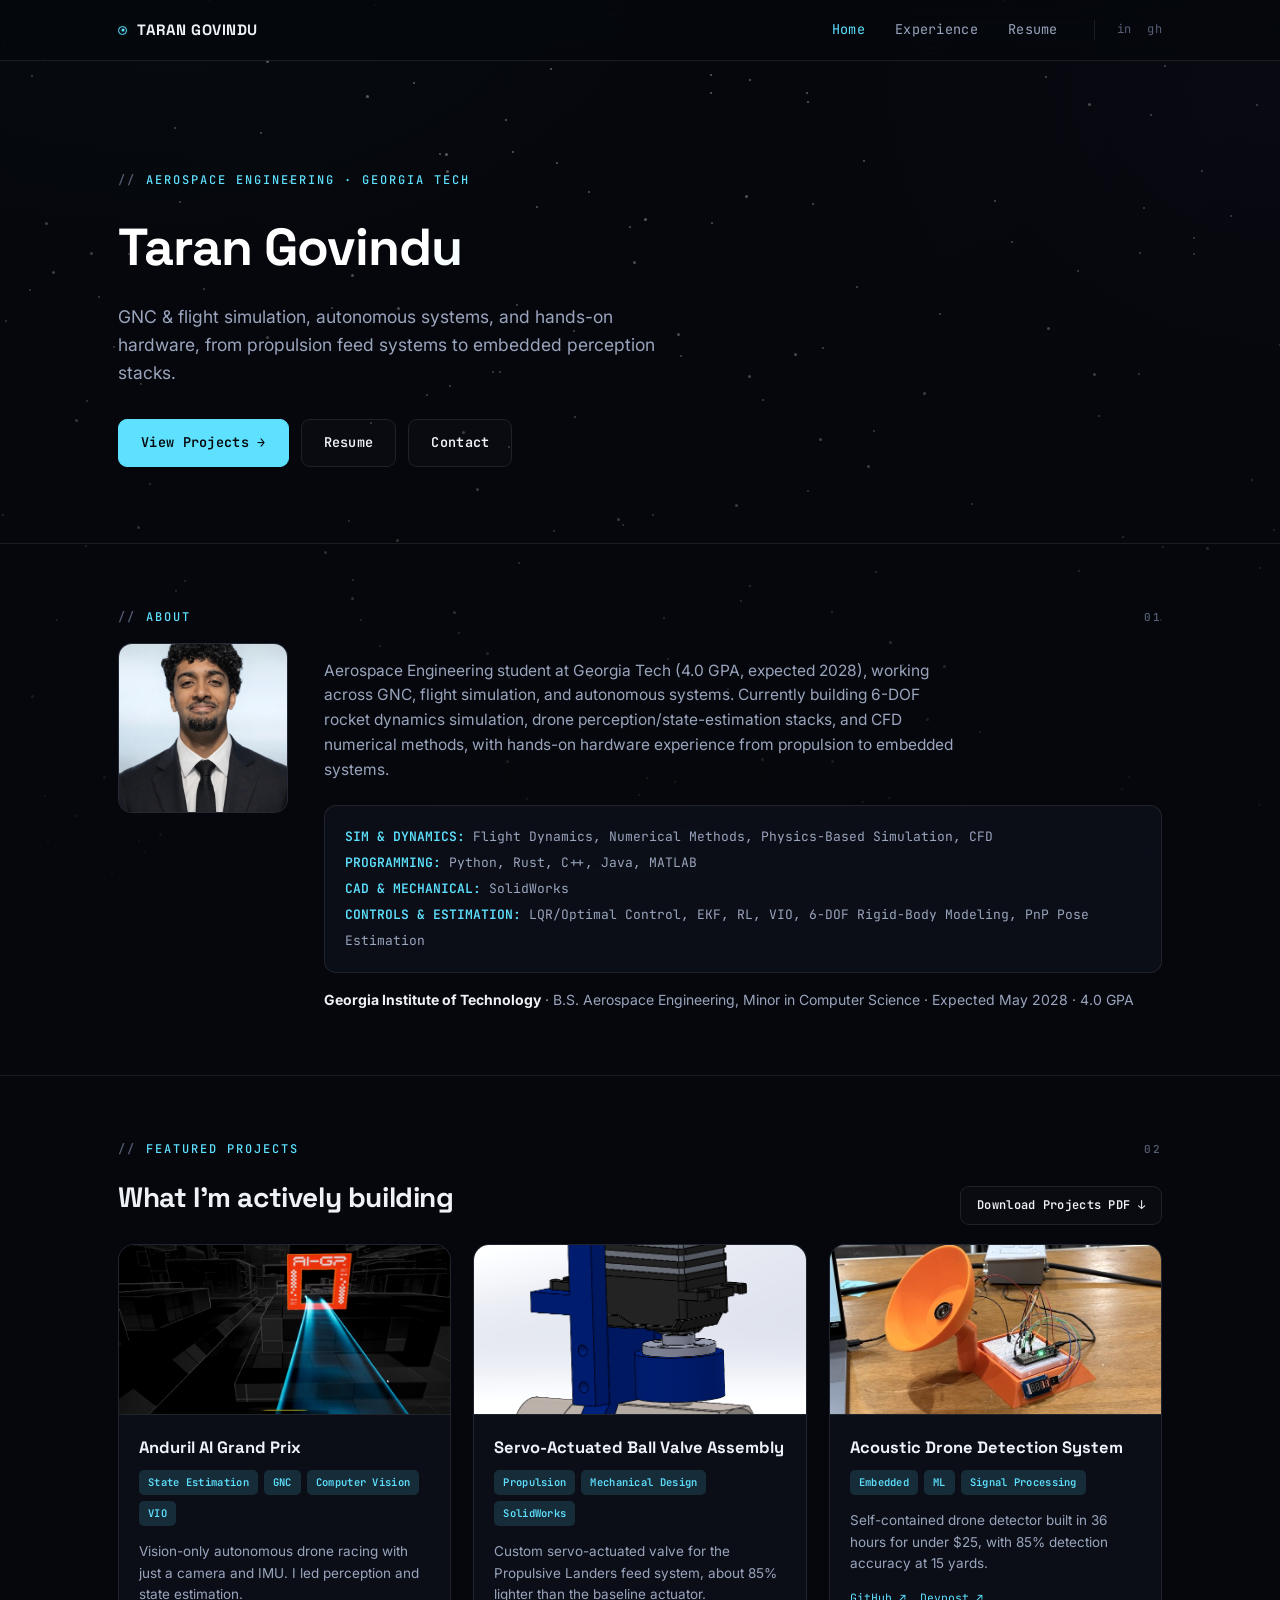
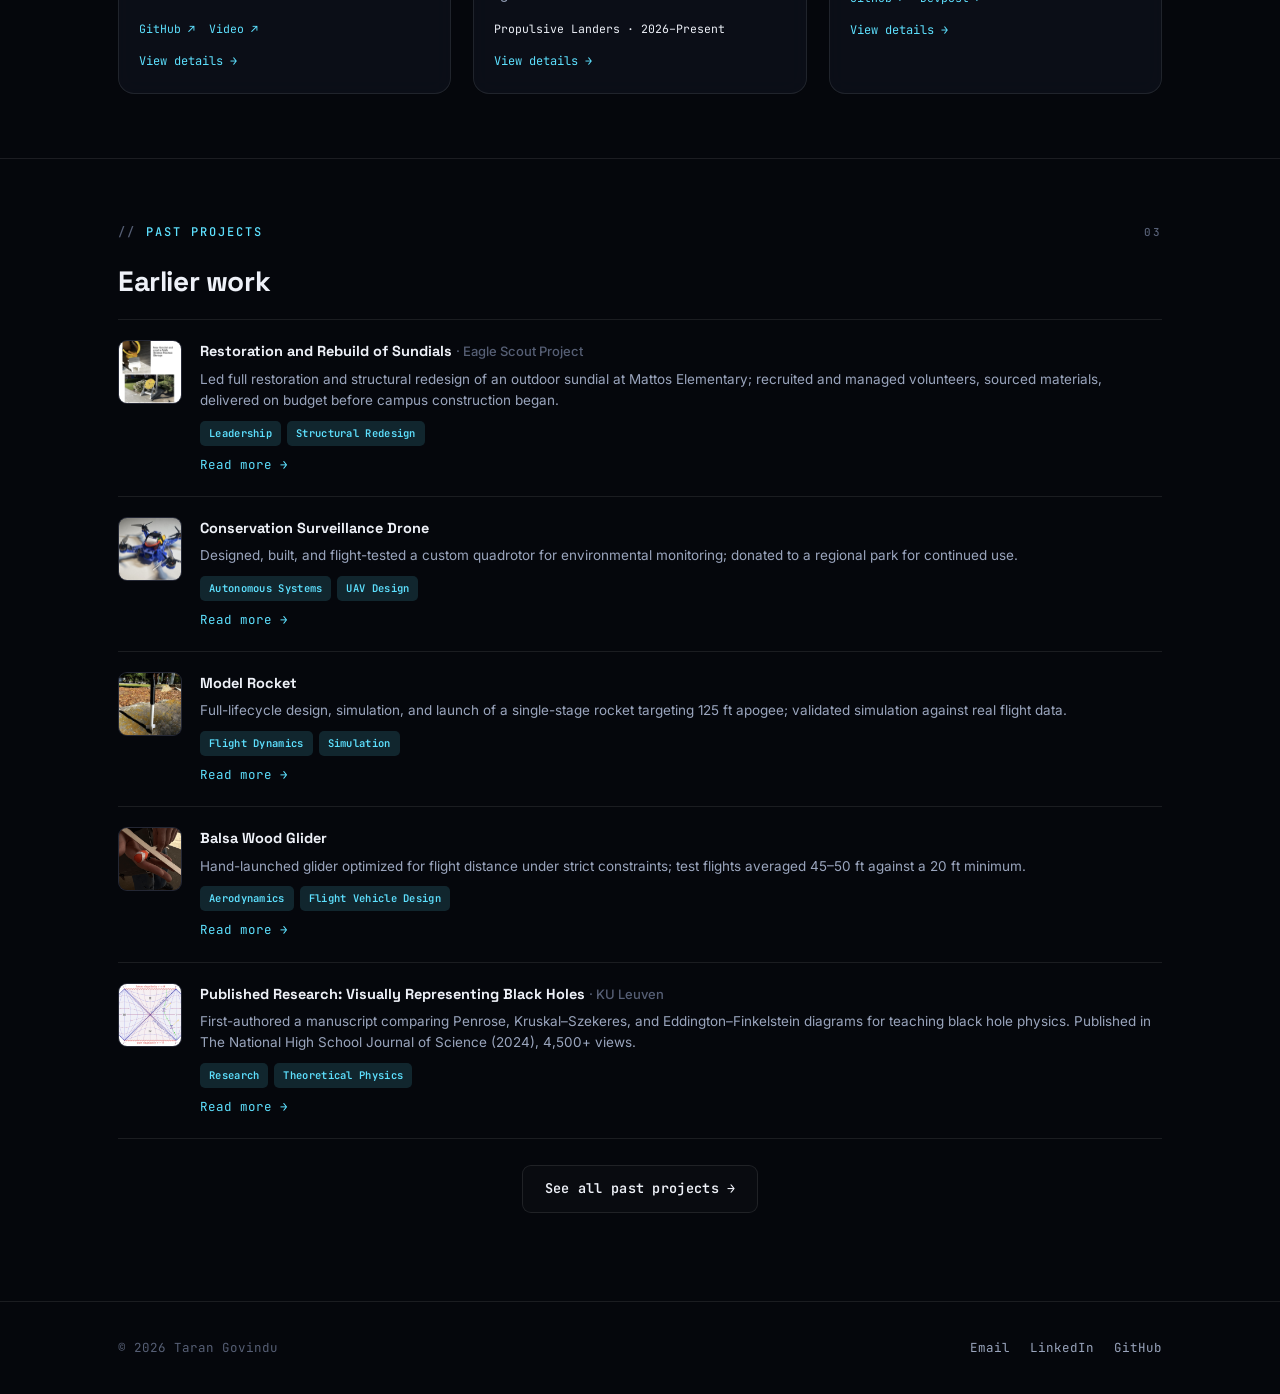
<file: index.html>
<!DOCTYPE html>
<html lang="en">
<head>
<meta charset="UTF-8">
<meta name="viewport" content="width=device-width, initial-scale=1.0">
<title>Taran Govindu | Aerospace Engineer</title>
<link rel="preconnect" href="https://fonts.googleapis.com">
<link href="https://fonts.googleapis.com/css2?family=Inter:wght@400;500;600;700&family=Space+Grotesk:wght@500;600;700&family=JetBrains+Mono:wght@400;500;600&display=swap" rel="stylesheet">
<link rel="stylesheet" href="style.css">
</head>
<body>

<div class="space-bg">
  <div class="stars-layer stars-small"></div>
  <div class="stars-layer stars-med"></div>
  <div class="stars-layer stars-big"></div>
  <div class="vignette"></div>
</div>

<nav>
  <div class="nav-inner">
    <div class="brand"><span class="orbit"></span>TARAN GOVINDU</div>
    <div class="nav-links">
      <a href="index.html" class="active">Home</a>
      <a href="experience.html">Experience</a>
      <a href="resume.html">Resume</a>
      <div class="nav-icons">
        <a href="https://www.linkedin.com/in/taran-govindu/" target="_blank">in</a>
        <a href="https://github.com/Gowindude" target="_blank">gh</a>
      </div>
    </div>
  </div>
</nav>

<header class="hero">
  <div class="wrap">
    <div class="eyebrow">Aerospace Engineering · Georgia Tech</div>
    <h1>Taran Govindu</h1>
    <p class="tagline">GNC &amp; flight simulation, autonomous systems, and hands-on hardware, from propulsion feed systems to embedded perception stacks.</p>
    <div class="hero-ctas">
      <a class="btn btn-primary" href="#projects">View Projects →</a>
      <a class="btn btn-ghost" href="resume.html">Resume</a>
      <a class="btn btn-ghost" href="mailto:tgovindu6@gatech.edu">Contact</a>
    </div>
  </div>
</header>

<section class="bordered">
  <div class="wrap">
    <div class="eyebrow">About <span class="idx">01</span></div>
    <div class="about-grid">
      <div class="about-photo"><img src="img/profile.png" alt="Taran Govindu"></div>
      <div>
        <p class="about-text">Aerospace Engineering student at Georgia Tech (4.0 GPA, expected 2028), working across GNC, flight simulation, and autonomous systems. Currently building 6-DOF rocket dynamics simulation, drone perception/state-estimation stacks, and CFD numerical methods, with hands-on hardware experience from propulsion to embedded systems.</p>
        <div class="skills-line">
          <b>SIM &amp; DYNAMICS:</b> Flight Dynamics, Numerical Methods, Physics-Based Simulation, CFD<br>
          <b>PROGRAMMING:</b> Python, Rust, C++, Java, MATLAB<br>
          <b>CAD &amp; MECHANICAL:</b> SolidWorks<br>
          <b>CONTROLS &amp; ESTIMATION:</b> LQR/Optimal Control, EKF, RL, VIO, 6-DOF Rigid-Body Modeling, PnP Pose Estimation
        </div>
        <div class="edu-line"><b>Georgia Institute of Technology</b> · B.S. Aerospace Engineering, Minor in Computer Science · Expected May 2028 · 4.0 GPA</div>
      </div>
    </div>
  </div>
</section>

<section class="bordered" id="projects">
  <div class="wrap">
    <div class="eyebrow">Featured Projects <span class="idx">02</span></div>
    <div class="section-title-row">
      <div class="section-title">What I'm actively building</div>
      <a class="btn btn-ghost btn-sm" href="assets/TaranGovindu-Projects.pdf" download>Download Projects PDF ↓</a>
    </div>

    <div class="project-grid">

      <!-- ANDURIL -->
      <div class="pcard" data-modal="modal-anduril">
        <div class="pcard-thumb"><img src="img/anduril-1.jpg" alt="Anduril AI Grand Prix gate detection overlay"></div>
        <div class="pcard-body">
          <h3>Anduril AI Grand Prix</h3>
          <div class="tags">
            <span class="tag">State Estimation</span><span class="tag">GNC</span><span class="tag">Computer Vision</span><span class="tag">VIO</span>
          </div>
          <p class="pcard-summary">Vision-only autonomous drone racing with just a camera and IMU. I led perception and state estimation.</p>
          <div class="pcard-links">
            <a href="https://github.com/ayushc121/AndurilGP" target="_blank" onclick="event.stopPropagation()">GitHub ↗</a>
            <a href="https://www.youtube.com/watch?v=HfdJw55CZkQ" target="_blank" onclick="event.stopPropagation()">Video ↗</a>
          </div>
          <div class="view-details">View details →</div>
        </div>
      </div>

      <!-- SERVO VALVE -->
      <div class="pcard" data-modal="modal-servo">
        <div class="pcard-thumb"><img src="img/servo-1.png" alt="Servo-actuated ball valve assembly"></div>
        <div class="pcard-body">
          <h3>Servo-Actuated Ball Valve Assembly</h3>
          <div class="tags">
            <span class="tag">Propulsion</span><span class="tag">Mechanical Design</span><span class="tag">SolidWorks</span>
          </div>
          <p class="pcard-summary">Custom servo-actuated valve for the Propulsive Landers feed system, about 85% lighter than the baseline actuator.</p>
          <div class="pcard-links">
            <span>Propulsive Landers · 2026–Present</span>
          </div>
          <div class="view-details">View details →</div>
        </div>
      </div>

      <!-- ACOUSTIC DRONE -->
      <div class="pcard" data-modal="modal-acoustic">
        <div class="pcard-thumb"><img src="img/acoustic-1.jpeg" alt="Acoustic drone detection system"></div>
        <div class="pcard-body">
          <h3>Acoustic Drone Detection System</h3>
          <div class="tags">
            <span class="tag">Embedded</span><span class="tag">ML</span><span class="tag">Signal Processing</span>
          </div>
          <p class="pcard-summary">Self-contained drone detector built in 36 hours for under $25, with 85% detection accuracy at 15 yards.</p>
          <div class="pcard-links">
            <a href="https://github.com/ayushc121/starkHacks" target="_blank" onclick="event.stopPropagation()">GitHub ↗</a>
            <a href="https://devpost.com/software/omen-1k92c5" target="_blank" onclick="event.stopPropagation()">Devpost ↗</a>
          </div>
          <div class="view-details">View details →</div>
        </div>
      </div>

    </div>
  </div>
</section>

<section>
  <div class="wrap">
    <div class="eyebrow">Past Projects <span class="idx">03</span></div>
    <div class="section-title">Earlier work</div>
    <div class="past-list">

      <div class="past-row">
        <div class="past-thumb"><img src="img/sundial-1.png" alt="Restored sundial"></div>
        <div>
          <h4>Restoration and Rebuild of Sundials <span class="meta-tag">· Eagle Scout Project</span></h4>
          <p>Led full restoration and structural redesign of an outdoor sundial at Mattos Elementary; recruited and managed volunteers, sourced materials, delivered on budget before campus construction began.</p>
          <div class="tags"><span class="tag">Leadership</span><span class="tag">Structural Redesign</span></div>
          <a class="read-more" href="past-projects.html#sundials">Read more →</a>
        </div>
      </div>

      <div class="past-row">
        <div class="past-thumb"><img src="img/drone-1.jpg" alt="Conservation surveillance drone"></div>
        <div>
          <h4>Conservation Surveillance Drone</h4>
          <p>Designed, built, and flight-tested a custom quadrotor for environmental monitoring; donated to a regional park for continued use.</p>
          <div class="tags"><span class="tag">Autonomous Systems</span><span class="tag">UAV Design</span></div>
          <a class="read-more" href="past-projects.html#conservation-drone">Read more →</a>
        </div>
      </div>

      <div class="past-row">
        <div class="past-thumb"><img src="img/rocket-1.jpg" alt="Model rocket"></div>
        <div>
          <h4>Model Rocket</h4>
          <p>Full-lifecycle design, simulation, and launch of a single-stage rocket targeting 125 ft apogee; validated simulation against real flight data.</p>
          <div class="tags"><span class="tag">Flight Dynamics</span><span class="tag">Simulation</span></div>
          <a class="read-more" href="past-projects.html#model-rocket">Read more →</a>
        </div>
      </div>

      <div class="past-row">
        <div class="past-thumb"><img src="img/glider-1.png" alt="Balsa wood glider"></div>
        <div>
          <h4>Balsa Wood Glider</h4>
          <p>Hand-launched glider optimized for flight distance under strict constraints; test flights averaged 45–50 ft against a 20 ft minimum.</p>
          <div class="tags"><span class="tag">Aerodynamics</span><span class="tag">Flight Vehicle Design</span></div>
          <a class="read-more" href="past-projects.html#balsa-glider">Read more →</a>
        </div>
      </div>

      <div class="past-row">
        <div class="past-thumb"><img src="img/blackhole-1.png" alt="Penrose diagram, black hole spacetime research"></div>
        <div>
          <h4>Published Research: Visually Representing Black Holes <span class="meta-tag">· KU Leuven</span></h4>
          <p>First-authored a manuscript comparing Penrose, Kruskal–Szekeres, and Eddington–Finkelstein diagrams for teaching black hole physics. Published in The National High School Journal of Science (2024), 4,500+ views.</p>
          <div class="tags"><span class="tag">Research</span><span class="tag">Theoretical Physics</span></div>
          <a class="read-more" href="past-projects.html#black-hole-research">Read more →</a>
        </div>
      </div>

    </div>
    <div class="past-section-cta">
      <a class="btn btn-ghost" href="past-projects.html">See all past projects →</a>
    </div>
  </div>
</section>

<footer>
  <div class="wrap" style="display:flex; justify-content:space-between; width:100%; align-items:center;">
    <div>© 2026 Taran Govindu</div>
    <div class="footer-links">
      <a href="mailto:tgovindu6@gatech.edu">Email</a>
      <a href="https://www.linkedin.com/in/taran-govindu/" target="_blank">LinkedIn</a>
      <a href="https://github.com/Gowindude" target="_blank">GitHub</a>
    </div>
  </div>
</footer>

<!-- ===== MODAL OVERLAY ===== -->
<div class="modal-overlay" id="modal-overlay">
  <div class="modal-panel" id="modal-panel"></div>
</div>

<!-- ===== HIDDEN MODAL TEMPLATES ===== -->
<template id="modal-anduril">
  <button class="modal-close" onclick="closeModal()">✕</button>
  <div class="tags"><span class="tag">State Estimation</span><span class="tag">GNC</span><span class="tag">Computer Vision</span><span class="tag">VIO</span></div>
  <h2>Anduril AI Grand Prix</h2>
  <div class="pp-meta">Autonomous Drone Racing Competition · May – Aug 2026</div>
  <div class="modal-gallery">
    <img src="img/anduril-1.jpg" alt="Sim gameplay view of the drone approaching a gate">
    <img src="img/anduril-detect-1.jpg" alt="Gate detection at close range">
    <img src="img/anduril-detect-5.jpg" alt="Gate detection with AI GP branding visible">
    <img src="img/anduril-detect-3.jpg" alt="Gate detection at mid range">
    <img src="img/anduril-detect-7.jpg" alt="Gate detection at longer range">
  </div>
  <div class="whr">
    <h4>What?</h4>
    <ul>
      <li>Built a vision-only autonomous racing client for the DCL drone simulator, using just a camera and IMU with no other sensors, flying a full course of gates with zero human input</li>
      <li>Worked as a 2-person team; my scope was perception and state estimation</li>
    </ul>
    <h4>How?</h4>
    <ul>
      <li>Detected gates with a Perspective-n-Point (PnP) pose solver reading the live camera feed</li>
      <li>Fused gate detections with IMU data in a six-state, gate-relative Extended Kalman Filter (EKF) running at 400 Hz for visual-inertial odometry</li>
      <li>Built the offline accuracy-scoring framework that diffed 934 frames against true odometry by range, and traced a systematic −1.12 m vertical bias to the vision pipeline</li>
    </ul>
    <h4>Results?</h4>
    <ul>
      <li>6.5x lower position error vs. raw strapdown, 2.8x lower velocity error vs. raw computer vision</li>
      <li>Completed the full course in both virtual qualifiers: VQ1, which was telemetry-guided, and VQ2, which was vision-only with just a camera and IMU</li>
      <li>VQ2's vision-only system worked and cleared every gate, but wasn't fast enough to advance past the virtual qualifiers</li>
    </ul>
  </div>
  <div class="teammate-note">Built with a teammate. I led perception and state estimation, and they led MAVLink comms, controls, and system identification.</div>
  <div class="pcard-links">
    <a href="https://github.com/ayushc121/AndurilGP" target="_blank">GitHub ↗</a>
    <a href="https://www.youtube.com/watch?v=HfdJw55CZkQ" target="_blank">Video ↗</a>
  </div>
</template>

<template id="modal-servo">
  <button class="modal-close" onclick="closeModal()">✕</button>
  <div class="tags"><span class="tag">Propulsion</span><span class="tag">Mechanical Design</span><span class="tag">SolidWorks</span></div>
  <h2>Servo-Actuated Ball Valve Assembly</h2>
  <div class="pp-meta">Propulsive Landers Rocket Team · 2026 – Present</div>
  <div class="modal-gallery">
    <img src="img/servo-1.png" alt="Servo mount iteration with direct mounting to valve">
    <img src="img/servo-2.png" alt="Direct mounting iteration with servo using metal hardware">
    <img src="img/servo-3.png" alt="Gear-reduction iteration with custom gears, hex mount, and metal adapter plates">
  </div>
  <div class="whr">
    <h4>What?</h4>
    <ul>
      <li>Designed a custom servo-actuated ball valve assembly for the Propulsive Landers propulsion feed system</li>
      <li>Goal: replace an existing ~5 lb electric motor actuator under a strict 5.5 lb total PFS mass budget</li>
    </ul>
    <h4>How?</h4>
    <ul>
      <li>Sized the servo from first principles using torque requirements derived from valve geometry and flow conditions</li>
      <li>Modeled three design iterations in SolidWorks (direct mount, metal-hardware mount, and a gear-reduction mount to cut required servo torque), incorporating feedback from structures and propulsion leads</li>
      <li>Managed the full project lifecycle from constraints analysis through 3D printing and assembly</li>
    </ul>
    <h4>Results?</h4>
    <ul>
      <li>~85% mass reduction per actuator (~0.7 lb vs. ~5 lb), saving ~16 lbs across all 4 PFS valves</li>
      <li>Final configuration selected for implementation; hardware testing in progress</li>
    </ul>
  </div>
</template>

<template id="modal-acoustic">
  <button class="modal-close" onclick="closeModal()">✕</button>
  <div class="tags"><span class="tag">Embedded</span><span class="tag">ML</span><span class="tag">Signal Processing</span></div>
  <h2>Acoustic Drone Detection System</h2>
  <div class="pp-meta">36-Hour Hackathon Build · Apr 2026</div>
  <div class="modal-gallery">
    <img src="img/acoustic-1.jpeg" alt="Fully assembled detection system with printed dish and electronics">
    <img src="img/acoustic-2.jpeg" alt="Detection system and optional display reacting to drone audio">
    <img src="img/acoustic-3.jpg" alt="Solar panel power source for detection system">
    <img src="img/acoustic-4.png" alt="Parabolic dish modeled in SolidWorks">
  </div>
  <div class="whr">
    <h4>What?</h4>
    <ul>
      <li>Self-contained drone detection system built in under 36 hours for under $25, with no WiFi or external dependencies</li>
      <li>Processes audio in real time and outputs a confidence score for drone presence</li>
    </ul>
    <h4>How?</h4>
    <ul>
      <li>Reverse-engineered a speaker as a microphone using acoustic reciprocity after no reliable mic was available</li>
      <li>3D-printed a mathematically calculated parabolic dish in SolidWorks to maximize signal capture, solar-powered</li>
      <li>Trained a deep learning model on 20,000+ audio samples in Python; ported to C++ to run entirely on an ESP32 microcontroller</li>
    </ul>
    <h4>Results?</h4>
    <ul>
      <li>85% drone detection accuracy at 15 yards, fully on-device with no external compute</li>
    </ul>
  </div>
  <div class="teammate-note">Built with a teammate at a 36-hour hackathon.</div>
  <div class="pcard-links">
    <a href="https://github.com/ayushc121/starkHacks" target="_blank">GitHub ↗</a>
    <a href="https://devpost.com/software/omen-1k92c5" target="_blank">Devpost ↗</a>
  </div>
</template>

<script>
  const overlay = document.getElementById('modal-overlay');
  const panel = document.getElementById('modal-panel');

  document.querySelectorAll('.pcard[data-modal]').forEach(card => {
    card.addEventListener('click', () => {
      const tpl = document.getElementById(card.dataset.modal);
      if (!tpl) return;
      panel.innerHTML = tpl.innerHTML;
      overlay.classList.add('open');
      document.body.style.overflow = 'hidden';
    });
  });

  function closeModal(){
    overlay.classList.remove('open');
    document.body.style.overflow = '';
  }
  overlay.addEventListener('click', (e) => { if (e.target === overlay) closeModal(); });
  document.addEventListener('keydown', (e) => { if (e.key === 'Escape') closeModal(); });
</script>

</body>
</html>
</file>
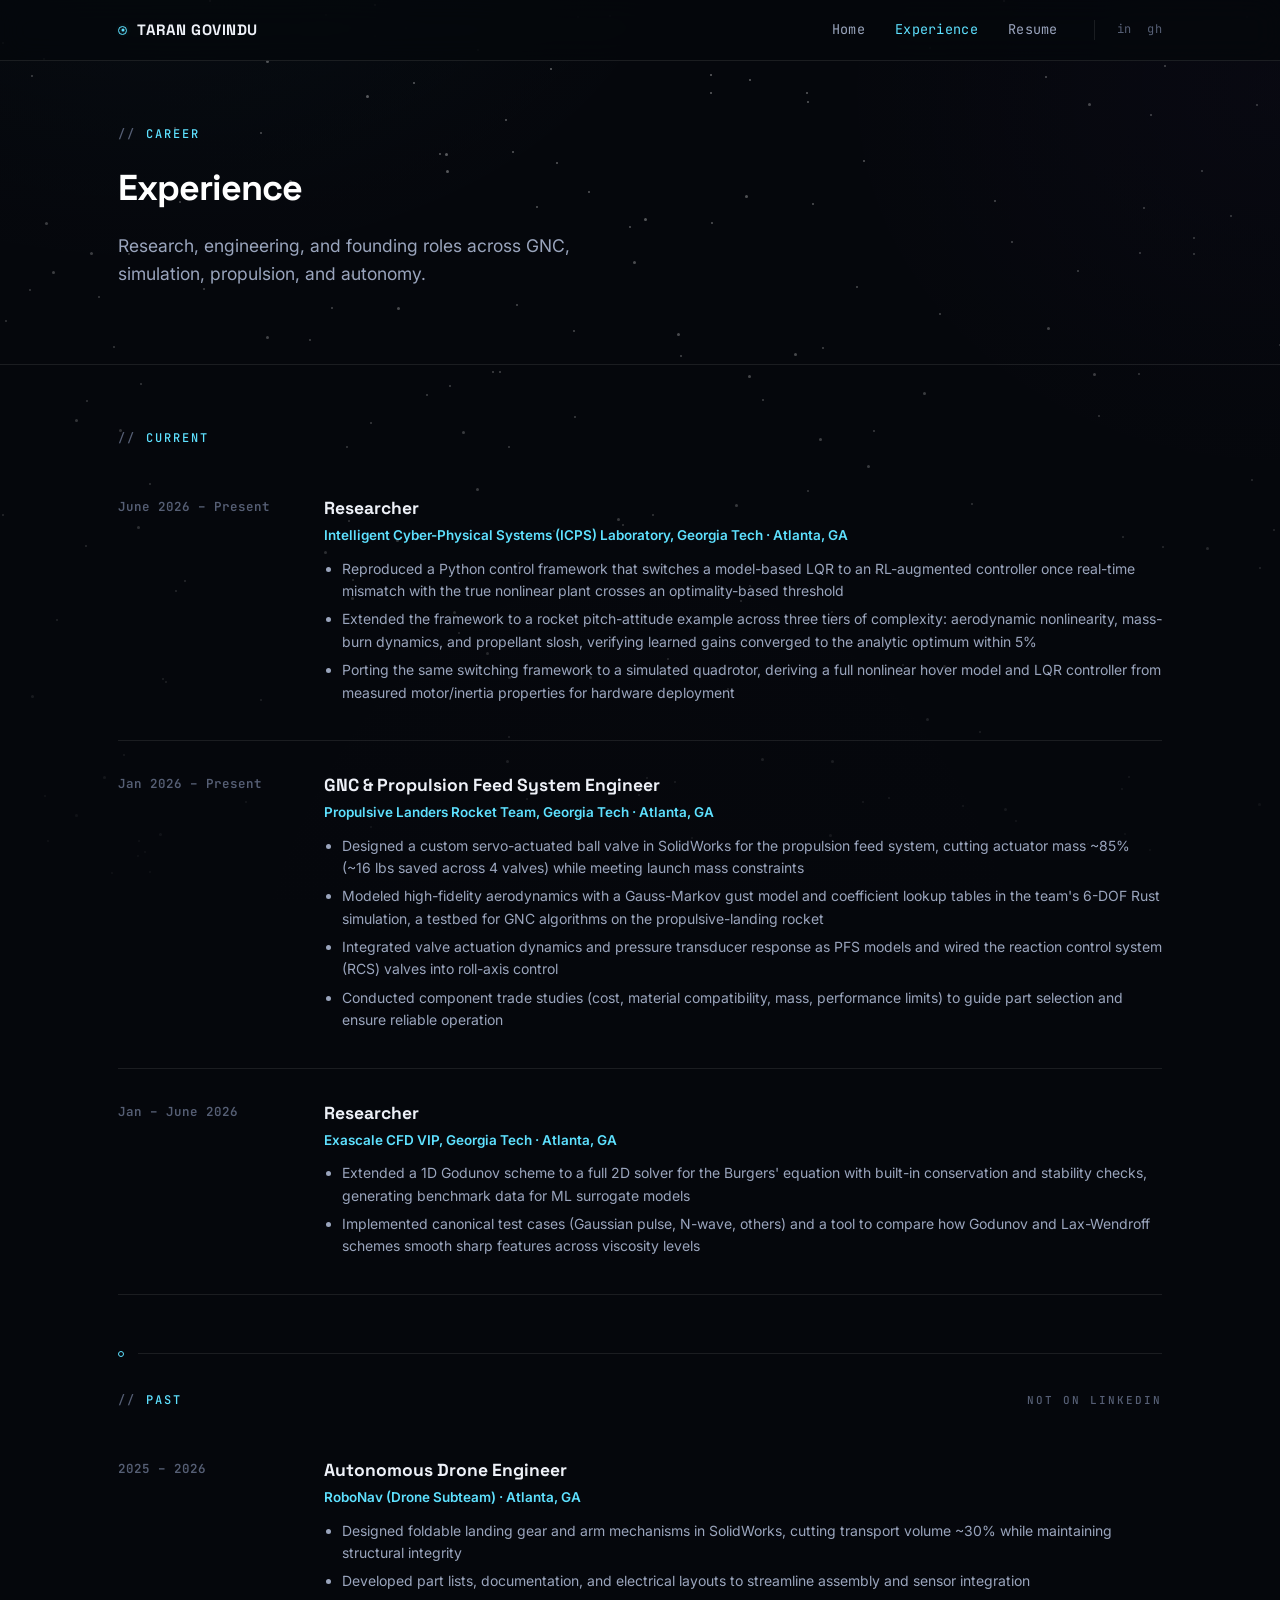
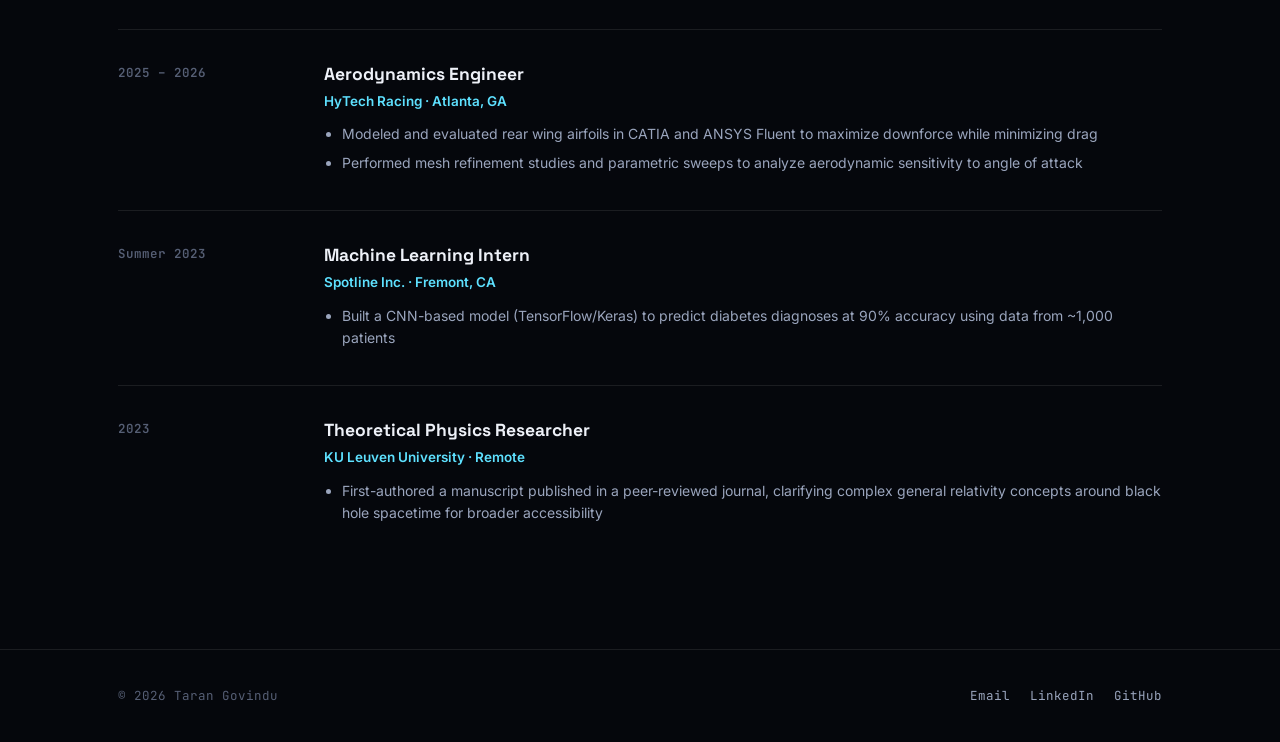
<file: experience.html>
<!DOCTYPE html>
<html lang="en">
<head>
<meta charset="UTF-8">
<meta name="viewport" content="width=device-width, initial-scale=1.0">
<title>Experience | Taran Govindu</title>
<link rel="preconnect" href="https://fonts.googleapis.com">
<link href="https://fonts.googleapis.com/css2?family=Inter:wght@400;500;600;700&family=Space+Grotesk:wght@500;600;700&family=JetBrains+Mono:wght@400;500;600&display=swap" rel="stylesheet">
<link rel="stylesheet" href="style.css">
</head>
<body>

<div class="space-bg">
  <div class="stars-layer stars-small"></div>
  <div class="stars-layer stars-med"></div>
  <div class="stars-layer stars-big"></div>
  <div class="vignette"></div>
</div>

<nav>
  <div class="nav-inner">
    <div class="brand"><span class="orbit"></span>TARAN GOVINDU</div>
    <div class="nav-links">
      <a href="index.html">Home</a>
      <a href="experience.html" class="active">Experience</a>
      <a href="resume.html">Resume</a>
      <div class="nav-icons">
        <a href="https://www.linkedin.com/in/taran-govindu/" target="_blank">in</a>
        <a href="https://github.com/Gowindude" target="_blank">gh</a>
      </div>
    </div>
  </div>
</nav>

<header class="hero" style="padding:64px 0 44px;">
  <div class="wrap">
    <div class="eyebrow">Career</div>
    <h1 style="font-size:36px;">Experience</h1>
    <p class="tagline">Research, engineering, and founding roles across GNC, simulation, propulsion, and autonomy.</p>
  </div>
</header>

<section>
  <div class="wrap">

    <div class="eyebrow">Current</div>

    <div class="exp-item">
      <div class="exp-date">June 2026 – Present</div>
      <div>
        <div class="exp-role">Researcher</div>
        <div class="exp-org">Intelligent Cyber-Physical Systems (ICPS) Laboratory, Georgia Tech · Atlanta, GA</div>
        <ul>
          <li>Reproduced a Python control framework that switches a model-based LQR to an RL-augmented controller once real-time mismatch with the true nonlinear plant crosses an optimality-based threshold</li>
          <li>Extended the framework to a rocket pitch-attitude example across three tiers of complexity: aerodynamic nonlinearity, mass-burn dynamics, and propellant slosh, verifying learned gains converged to the analytic optimum within 5%</li>
          <li>Porting the same switching framework to a simulated quadrotor, deriving a full nonlinear hover model and LQR controller from measured motor/inertia properties for hardware deployment</li>
        </ul>
      </div>
    </div>

    <div class="exp-item">
      <div class="exp-date">Jan 2026 – Present</div>
      <div>
        <div class="exp-role">GNC &amp; Propulsion Feed System Engineer</div>
        <div class="exp-org">Propulsive Landers Rocket Team, Georgia Tech · Atlanta, GA</div>
        <ul>
          <li>Designed a custom servo-actuated ball valve in SolidWorks for the propulsion feed system, cutting actuator mass ~85% (~16 lbs saved across 4 valves) while meeting launch mass constraints</li>
          <li>Modeled high-fidelity aerodynamics with a Gauss-Markov gust model and coefficient lookup tables in the team's 6-DOF Rust simulation, a testbed for GNC algorithms on the propulsive-landing rocket</li>
          <li>Integrated valve actuation dynamics and pressure transducer response as PFS models and wired the reaction control system (RCS) valves into roll-axis control</li>
          <li>Conducted component trade studies (cost, material compatibility, mass, performance limits) to guide part selection and ensure reliable operation</li>
        </ul>
      </div>
    </div>

    <div class="exp-item">
      <div class="exp-date">Jan – June 2026</div>
      <div>
        <div class="exp-role">Researcher</div>
        <div class="exp-org">Exascale CFD VIP, Georgia Tech · Atlanta, GA</div>
        <ul>
          <li>Extended a 1D Godunov scheme to a full 2D solver for the Burgers' equation with built-in conservation and stability checks, generating benchmark data for ML surrogate models</li>
          <li>Implemented canonical test cases (Gaussian pulse, N-wave, others) and a tool to compare how Godunov and Lax-Wendroff schemes smooth sharp features across viscosity levels</li>
        </ul>
      </div>
    </div>

    <div style="margin-top:12px; padding-top:44px;">
      <div class="orbit-divider"><span class="node"></span><span class="line"></span></div>
      <div class="eyebrow">Past <span class="idx">not on LinkedIn</span></div>
    </div>

    <div class="exp-item">
      <div class="exp-date">2025 – 2026</div>
      <div>
        <div class="exp-role">Autonomous Drone Engineer</div>
        <div class="exp-org">RoboNav (Drone Subteam) · Atlanta, GA</div>
        <ul>
          <li>Designed foldable landing gear and arm mechanisms in SolidWorks, cutting transport volume ~30% while maintaining structural integrity</li>
          <li>Developed part lists, documentation, and electrical layouts to streamline assembly and sensor integration</li>
        </ul>
      </div>
    </div>

    <div class="exp-item">
      <div class="exp-date">2025 – 2026</div>
      <div>
        <div class="exp-role">Aerodynamics Engineer</div>
        <div class="exp-org">HyTech Racing · Atlanta, GA</div>
        <ul>
          <li>Modeled and evaluated rear wing airfoils in CATIA and ANSYS Fluent to maximize downforce while minimizing drag</li>
          <li>Performed mesh refinement studies and parametric sweeps to analyze aerodynamic sensitivity to angle of attack</li>
        </ul>
      </div>
    </div>

    <div class="exp-item">
      <div class="exp-date">Summer 2023</div>
      <div>
        <div class="exp-role">Machine Learning Intern</div>
        <div class="exp-org">Spotline Inc. · Fremont, CA</div>
        <ul>
          <li>Built a CNN-based model (TensorFlow/Keras) to predict diabetes diagnoses at 90% accuracy using data from ~1,000 patients</li>
        </ul>
      </div>
    </div>

    <div class="exp-item" style="border-bottom:none;">
      <div class="exp-date">2023</div>
      <div>
        <div class="exp-role">Theoretical Physics Researcher</div>
        <div class="exp-org">KU Leuven University · Remote</div>
        <ul>
          <li>First-authored a manuscript published in a peer-reviewed journal, clarifying complex general relativity concepts around black hole spacetime for broader accessibility</li>
        </ul>
      </div>
    </div>

  </div>
</section>

<footer>
  <div class="wrap" style="display:flex; justify-content:space-between; width:100%; align-items:center;">
    <div>© 2026 Taran Govindu</div>
    <div class="footer-links">
      <a href="mailto:tgovindu6@gatech.edu">Email</a>
      <a href="https://www.linkedin.com/in/taran-govindu/" target="_blank">LinkedIn</a>
      <a href="https://github.com/Gowindude" target="_blank">GitHub</a>
    </div>
  </div>
</footer>

</body>
</html>
</file>
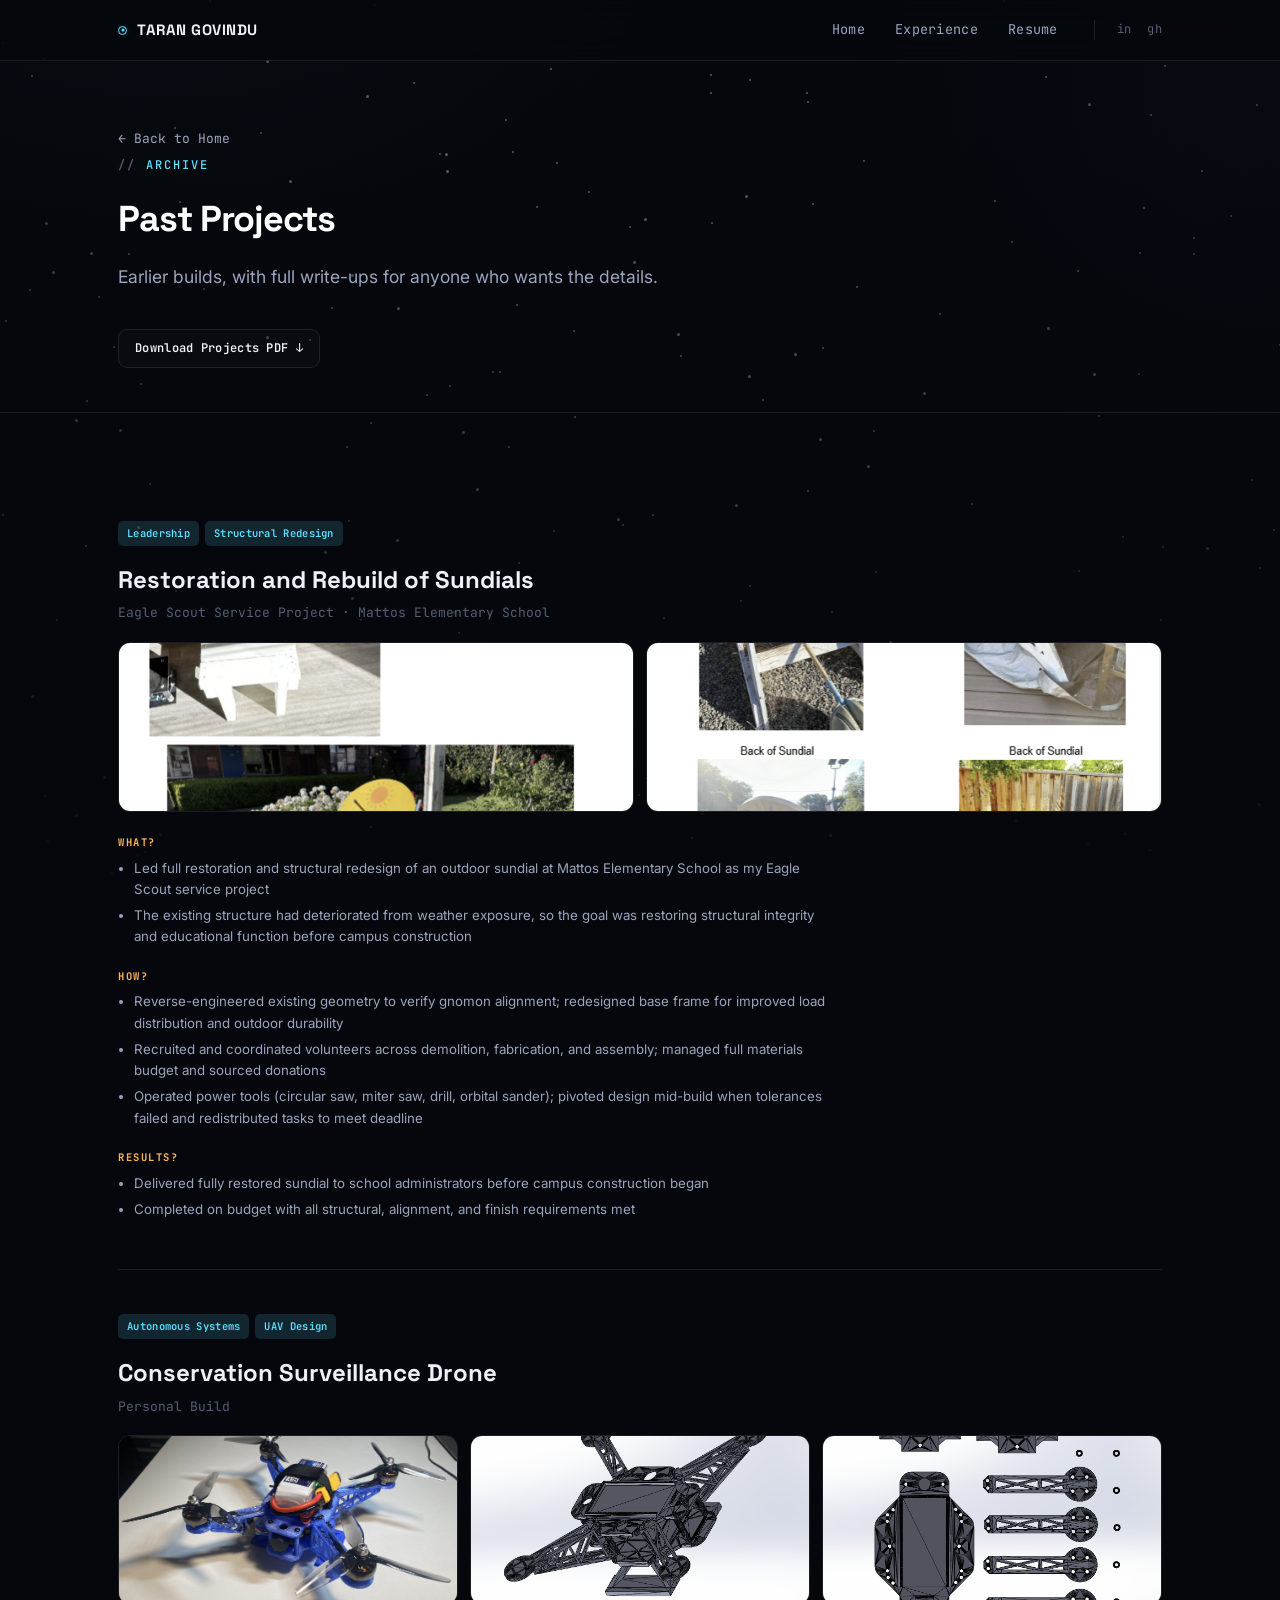
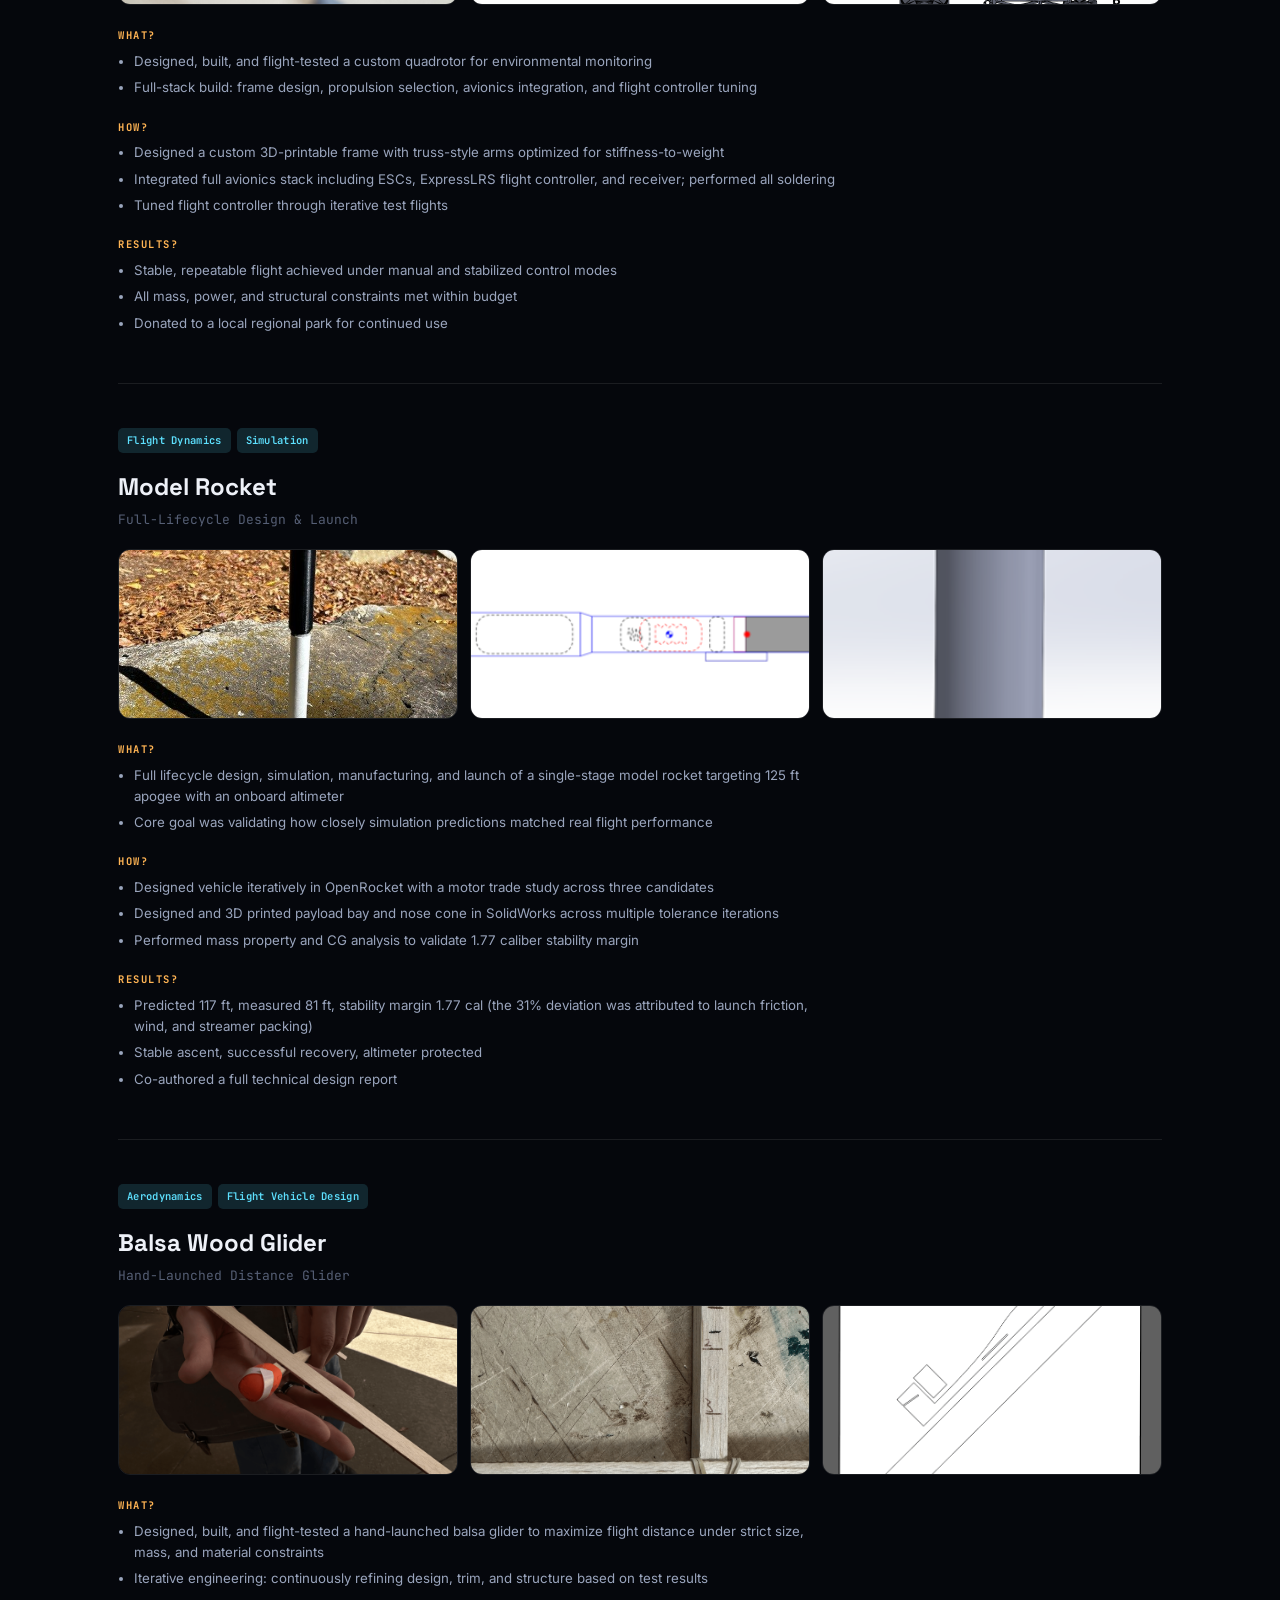
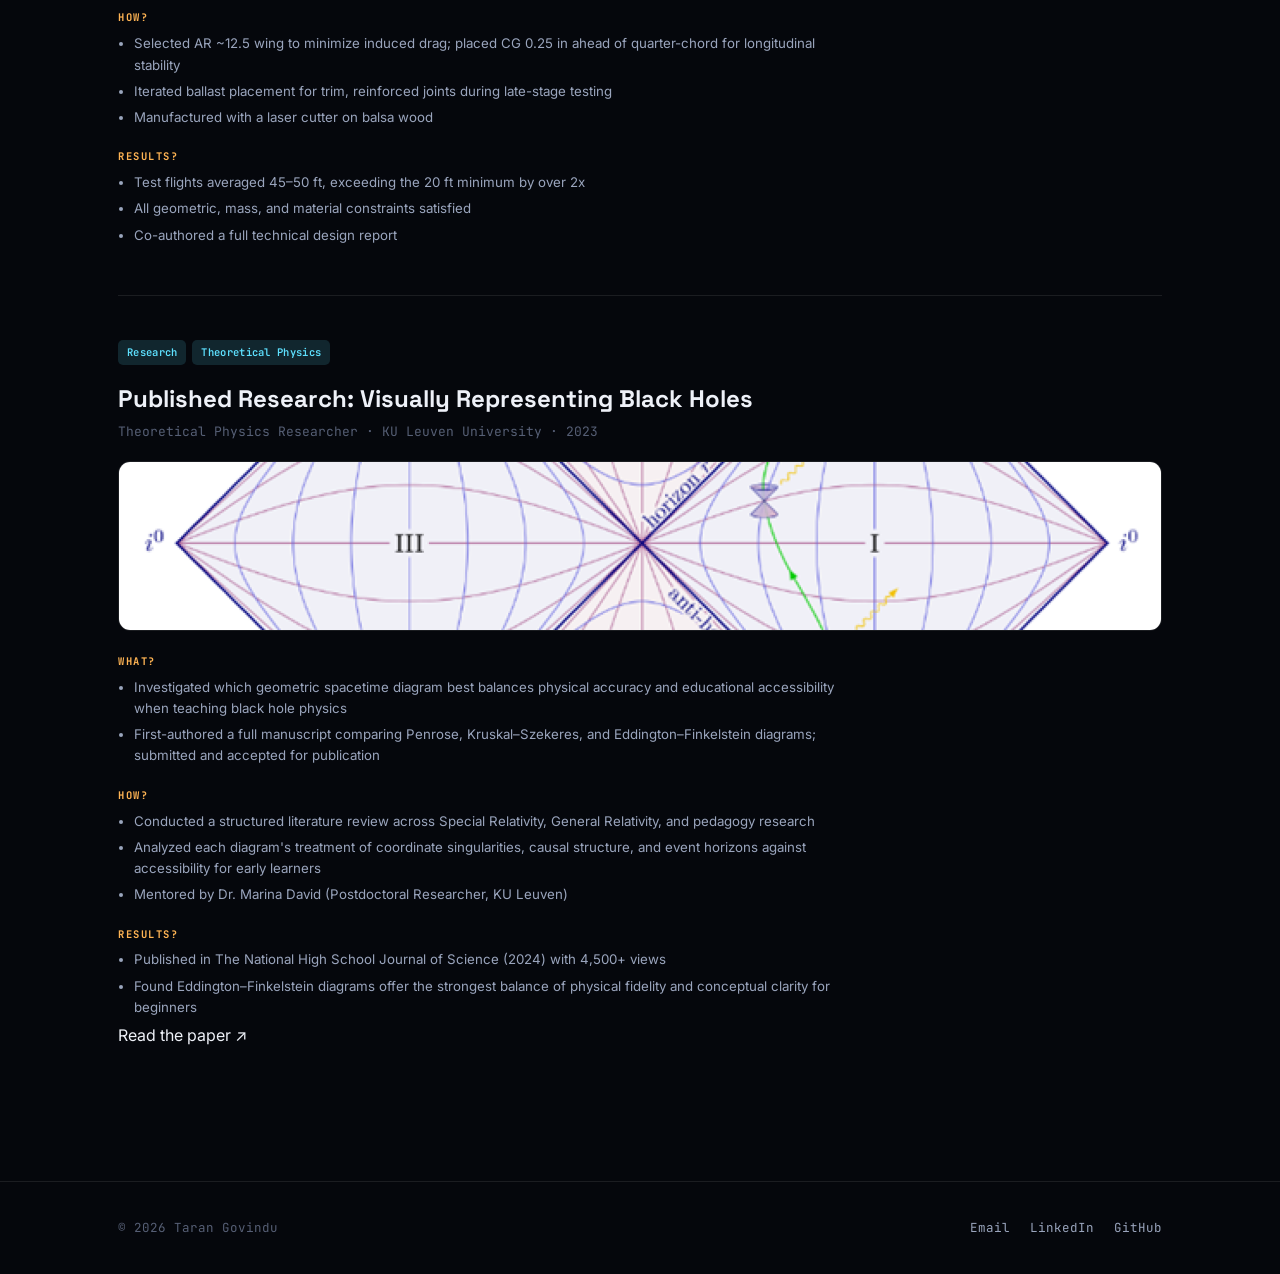
<file: past-projects.html>
<!DOCTYPE html>
<html lang="en">
<head>
<meta charset="UTF-8">
<meta name="viewport" content="width=device-width, initial-scale=1.0">
<title>Past Projects | Taran Govindu</title>
<link rel="preconnect" href="https://fonts.googleapis.com">
<link href="https://fonts.googleapis.com/css2?family=Inter:wght@400;500;600;700&family=Space+Grotesk:wght@500;600;700&family=JetBrains+Mono:wght@400;500;600&display=swap" rel="stylesheet">
<link rel="stylesheet" href="style.css">
</head>
<body>

<div class="space-bg">
  <div class="stars-layer stars-small"></div>
  <div class="stars-layer stars-med"></div>
  <div class="stars-layer stars-big"></div>
  <div class="vignette"></div>
</div>

<nav>
  <div class="nav-inner">
    <div class="brand"><span class="orbit"></span>TARAN GOVINDU</div>
    <div class="nav-links">
      <a href="index.html">Home</a>
      <a href="experience.html">Experience</a>
      <a href="resume.html">Resume</a>
      <div class="nav-icons">
        <a href="https://www.linkedin.com/in/taran-govindu/" target="_blank">in</a>
        <a href="https://github.com/Gowindude" target="_blank">gh</a>
      </div>
    </div>
  </div>
</nav>

<header class="hero" style="padding:64px 0 44px;">
  <div class="wrap">
    <a class="pp-back" href="index.html#projects">← Back to Home</a>
    <div class="eyebrow">Archive</div>
    <h1 style="font-size:36px;">Past Projects</h1>
    <p class="tagline">Earlier builds, with full write-ups for anyone who wants the details.</p>
    <a class="btn btn-ghost btn-sm" style="margin-top:6px;" href="assets/TaranGovindu-Projects.pdf" download>Download Projects PDF ↓</a>
  </div>
</header>

<section>
  <div class="wrap">

    <div class="pp-detail" id="sundials">
      <div class="tags"><span class="tag">Leadership</span><span class="tag">Structural Redesign</span></div>
      <h2>Restoration and Rebuild of Sundials</h2>
      <div class="pp-meta">Eagle Scout Service Project · Mattos Elementary School</div>
      <div class="pp-gallery">
        <img src="img/sundial-1.png" alt="Completed sundial installation">
        <img src="img/sundial-2.png" alt="Front-facing before/after comparison">
      </div>
      <div class="whr">
        <h4>What?</h4>
        <ul>
          <li>Led full restoration and structural redesign of an outdoor sundial at Mattos Elementary School as my Eagle Scout service project</li>
          <li>The existing structure had deteriorated from weather exposure, so the goal was restoring structural integrity and educational function before campus construction</li>
        </ul>
        <h4>How?</h4>
        <ul>
          <li>Reverse-engineered existing geometry to verify gnomon alignment; redesigned base frame for improved load distribution and outdoor durability</li>
          <li>Recruited and coordinated volunteers across demolition, fabrication, and assembly; managed full materials budget and sourced donations</li>
          <li>Operated power tools (circular saw, miter saw, drill, orbital sander); pivoted design mid-build when tolerances failed and redistributed tasks to meet deadline</li>
        </ul>
        <h4>Results?</h4>
        <ul>
          <li>Delivered fully restored sundial to school administrators before campus construction began</li>
          <li>Completed on budget with all structural, alignment, and finish requirements met</li>
        </ul>
      </div>
    </div>

    <div class="pp-detail" id="conservation-drone">
      <div class="tags"><span class="tag">Autonomous Systems</span><span class="tag">UAV Design</span></div>
      <h2>Conservation Surveillance Drone</h2>
      <div class="pp-meta">Personal Build</div>
      <div class="pp-gallery">
        <img src="img/drone-1.jpg" alt="Completed conservation surveillance drone">
        <img src="img/drone-2.png" alt="Drone frame CAD model in SolidWorks">
        <img src="img/drone-3.png" alt="Drone parts layout for 3D printing">
      </div>
      <div class="whr">
        <h4>What?</h4>
        <ul>
          <li>Designed, built, and flight-tested a custom quadrotor for environmental monitoring</li>
          <li>Full-stack build: frame design, propulsion selection, avionics integration, and flight controller tuning</li>
        </ul>
        <h4>How?</h4>
        <ul>
          <li>Designed a custom 3D-printable frame with truss-style arms optimized for stiffness-to-weight</li>
          <li>Integrated full avionics stack including ESCs, ExpressLRS flight controller, and receiver; performed all soldering</li>
          <li>Tuned flight controller through iterative test flights</li>
        </ul>
        <h4>Results?</h4>
        <ul>
          <li>Stable, repeatable flight achieved under manual and stabilized control modes</li>
          <li>All mass, power, and structural constraints met within budget</li>
          <li>Donated to a local regional park for continued use</li>
        </ul>
      </div>
    </div>

    <div class="pp-detail" id="model-rocket">
      <div class="tags"><span class="tag">Flight Dynamics</span><span class="tag">Simulation</span></div>
      <h2>Model Rocket</h2>
      <div class="pp-meta">Full-Lifecycle Design &amp; Launch</div>
      <div class="pp-gallery">
        <img src="img/rocket-1.jpg" alt="Final assembled rocket before launch">
        <img src="img/rocket-2.png" alt="OpenRocket simulation of the rocket">
        <img src="img/rocket-3.png" alt="CAD models of payload bay, nose cone, and fin holder">
      </div>
      <div class="whr">
        <h4>What?</h4>
        <ul>
          <li>Full lifecycle design, simulation, manufacturing, and launch of a single-stage model rocket targeting 125 ft apogee with an onboard altimeter</li>
          <li>Core goal was validating how closely simulation predictions matched real flight performance</li>
        </ul>
        <h4>How?</h4>
        <ul>
          <li>Designed vehicle iteratively in OpenRocket with a motor trade study across three candidates</li>
          <li>Designed and 3D printed payload bay and nose cone in SolidWorks across multiple tolerance iterations</li>
          <li>Performed mass property and CG analysis to validate 1.77 caliber stability margin</li>
        </ul>
        <h4>Results?</h4>
        <ul>
          <li>Predicted 117 ft, measured 81 ft, stability margin 1.77 cal (the 31% deviation was attributed to launch friction, wind, and streamer packing)</li>
          <li>Stable ascent, successful recovery, altimeter protected</li>
          <li>Co-authored a full technical design report</li>
        </ul>
      </div>
    </div>

    <div class="pp-detail" id="balsa-glider">
      <div class="tags"><span class="tag">Aerodynamics</span><span class="tag">Flight Vehicle Design</span></div>
      <h2>Balsa Wood Glider</h2>
      <div class="pp-meta">Hand-Launched Distance Glider</div>
      <div class="pp-gallery">
        <img src="img/glider-1.png" alt="Final glider complete with modifications">
        <img src="img/glider-2.png" alt="Early glider testing different masses and positions of clay">
        <img src="img/glider-3.png" alt="Glider sketch">
      </div>
      <div class="whr">
        <h4>What?</h4>
        <ul>
          <li>Designed, built, and flight-tested a hand-launched balsa glider to maximize flight distance under strict size, mass, and material constraints</li>
          <li>Iterative engineering: continuously refining design, trim, and structure based on test results</li>
        </ul>
        <h4>How?</h4>
        <ul>
          <li>Selected AR ~12.5 wing to minimize induced drag; placed CG 0.25 in ahead of quarter-chord for longitudinal stability</li>
          <li>Iterated ballast placement for trim, reinforced joints during late-stage testing</li>
          <li>Manufactured with a laser cutter on balsa wood</li>
        </ul>
        <h4>Results?</h4>
        <ul>
          <li>Test flights averaged 45–50 ft, exceeding the 20 ft minimum by over 2x</li>
          <li>All geometric, mass, and material constraints satisfied</li>
          <li>Co-authored a full technical design report</li>
        </ul>
      </div>
    </div>

    <div class="pp-detail" id="black-hole-research">
      <div class="tags"><span class="tag">Research</span><span class="tag">Theoretical Physics</span></div>
      <h2>Published Research: Visually Representing Black Holes</h2>
      <div class="pp-meta">Theoretical Physics Researcher · KU Leuven University · 2023</div>
      <div class="pp-gallery">
        <img src="img/blackhole-1.png" alt="Penrose diagram">
      </div>
      <div class="whr">
        <h4>What?</h4>
        <ul>
          <li>Investigated which geometric spacetime diagram best balances physical accuracy and educational accessibility when teaching black hole physics</li>
          <li>First-authored a full manuscript comparing Penrose, Kruskal–Szekeres, and Eddington–Finkelstein diagrams; submitted and accepted for publication</li>
        </ul>
        <h4>How?</h4>
        <ul>
          <li>Conducted a structured literature review across Special Relativity, General Relativity, and pedagogy research</li>
          <li>Analyzed each diagram's treatment of coordinate singularities, causal structure, and event horizons against accessibility for early learners</li>
          <li>Mentored by Dr. Marina David (Postdoctoral Researcher, KU Leuven)</li>
        </ul>
        <h4>Results?</h4>
        <ul>
          <li>Published in The National High School Journal of Science (2024) with 4,500+ views</li>
          <li>Found Eddington–Finkelstein diagrams offer the strongest balance of physical fidelity and conceptual clarity for beginners</li>
        </ul>
      </div>
      <a class="paper-link" href="https://nhsjs.com/2024/analysis-of-geometric-representations-used-to-simplify-spacetime-curvature-of-black-holes/" target="_blank">Read the paper ↗</a>
    </div>

  </div>
</section>

<footer>
  <div class="wrap" style="display:flex; justify-content:space-between; width:100%; align-items:center;">
    <div>© 2026 Taran Govindu</div>
    <div class="footer-links">
      <a href="mailto:tgovindu6@gatech.edu">Email</a>
      <a href="https://www.linkedin.com/in/taran-govindu/" target="_blank">LinkedIn</a>
      <a href="https://github.com/Gowindude" target="_blank">GitHub</a>
    </div>
  </div>
</footer>

</body>
</html>
</file>
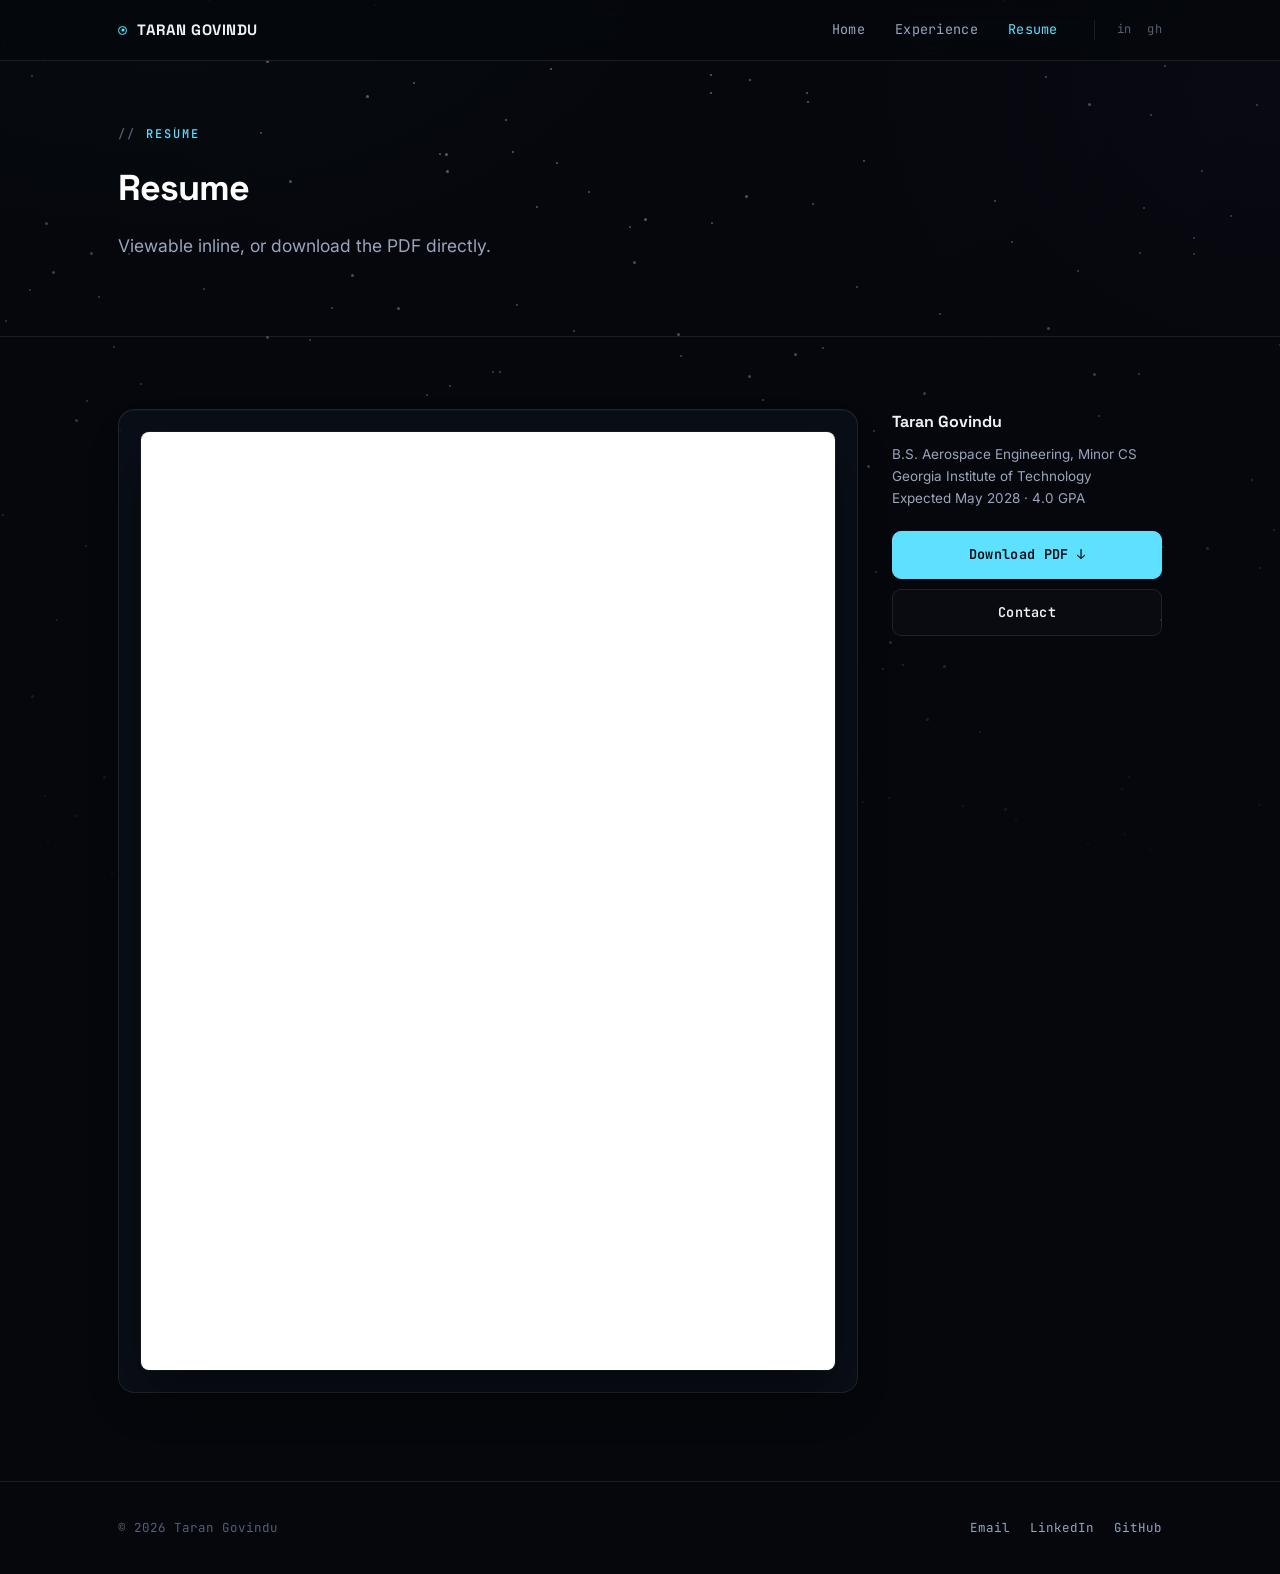
<file: resume.html>
<!DOCTYPE html>
<html lang="en">
<head>
<meta charset="UTF-8">
<meta name="viewport" content="width=device-width, initial-scale=1.0">
<title>Resume | Taran Govindu</title>
<link rel="preconnect" href="https://fonts.googleapis.com">
<link href="https://fonts.googleapis.com/css2?family=Inter:wght@400;500;600;700&family=Space+Grotesk:wght@500;600;700&family=JetBrains+Mono:wght@400;500;600&display=swap" rel="stylesheet">
<link rel="stylesheet" href="style.css">
</head>
<body>

<div class="space-bg">
  <div class="stars-layer stars-small"></div>
  <div class="stars-layer stars-med"></div>
  <div class="stars-layer stars-big"></div>
  <div class="vignette"></div>
</div>

<nav>
  <div class="nav-inner">
    <div class="brand"><span class="orbit"></span>TARAN GOVINDU</div>
    <div class="nav-links">
      <a href="index.html">Home</a>
      <a href="experience.html">Experience</a>
      <a href="resume.html" class="active">Resume</a>
      <div class="nav-icons">
        <a href="https://www.linkedin.com/in/taran-govindu/" target="_blank">in</a>
        <a href="https://github.com/Gowindude" target="_blank">gh</a>
      </div>
    </div>
  </div>
</nav>

<header class="hero" style="padding:64px 0 44px;">
  <div class="wrap">
    <div class="eyebrow">Resume</div>
    <h1 style="font-size:36px;">Resume</h1>
    <p class="tagline">Viewable inline, or download the PDF directly.</p>
  </div>
</header>

<section>
  <div class="wrap">
    <div class="resume-wrap">
      <div class="resume-preview">
        <div class="pdf-frame">
          <iframe src="assets/ResumeTaranGovindu.pdf#toolbar=0&navpanes=0&view=FitH"></iframe>
        </div>
      </div>
      <div class="resume-side">
        <h3>Taran Govindu</h3>
        <p>B.S. Aerospace Engineering, Minor CS<br>Georgia Institute of Technology<br>Expected May 2028 · 4.0 GPA</p>
        <a class="btn btn-primary" style="width:100%; justify-content:center; margin-bottom:10px;" href="assets/ResumeTaranGovindu.pdf" download>Download PDF ↓</a>
        <a class="btn btn-ghost" style="width:100%; justify-content:center;" href="mailto:tgovindu6@gatech.edu">Contact</a>
      </div>
    </div>
  </div>
</section>

<footer>
  <div class="wrap" style="display:flex; justify-content:space-between; width:100%; align-items:center;">
    <div>© 2026 Taran Govindu</div>
    <div class="footer-links">
      <a href="mailto:tgovindu6@gatech.edu">Email</a>
      <a href="https://www.linkedin.com/in/taran-govindu/" target="_blank">LinkedIn</a>
      <a href="https://github.com/Gowindude" target="_blank">GitHub</a>
    </div>
  </div>
</footer>

</body>
</html>
</file>
<file: style.css>
/* ===== Taran Govindu | Portfolio · Deep Space theme ===== */
:root{
  --bg: #05070c;
  --panel: rgba(16,20,32,0.6);
  --panel-solid: #0e1220;
  --border: rgba(255,255,255,0.09);
  --border-hover: rgba(94,225,255,0.45);
  --text: #eef1f8;
  --text-dim: #9aa5bd;
  --text-faint: #565f75;
  --accent: #5ee1ff;
  --accent-soft: rgba(94,225,255,0.14);
  --accent-2: #ffb454;
  --radius: 16px;
  --maxw: 1100px;
  --mono: 'JetBrains Mono', ui-monospace, monospace;
  --display: 'Space Grotesk', 'Inter', sans-serif;
  --body-font: 'Inter', -apple-system, sans-serif;
}
*{box-sizing:border-box;}
html{scroll-behavior:smooth;}
body{
  margin:0;
  background: var(--bg);
  color: var(--text);
  font-family: var(--body-font);
  line-height:1.6;
  position:relative;
  overflow-x:hidden;
}
a{color:inherit; text-decoration:none;}
.wrap{max-width:var(--maxw); margin:0 auto; padding:0 28px; position:relative; z-index:2;}

/* ===== Deep space background layers ===== */
.space-bg{
  position:fixed; inset:0; z-index:0; pointer-events:none; overflow:hidden;
  background:
    radial-gradient(ellipse 900px 600px at 12% -10%, rgba(94,225,255,0.05), transparent 60%),
    radial-gradient(ellipse 800px 700px at 100% 10%, rgba(157,94,255,0.05), transparent 55%),
    radial-gradient(ellipse 700px 900px at 50% 120%, rgba(255,140,80,0.03), transparent 60%),
    #05070c;
}
.stars-layer{position:absolute; inset:0; width:100%; height:100%;}
.stars-small{width:2px; height:2px; background:transparent; box-shadow:663px 617px #fff, 808px 2666px #fff, 98px 296px #fff, 1681px 2194px #fff, 192px 1497px #fff, 1193px 237px #fff, 1863px 2078px #fff, 439px 153px #fff, 176px 1776px #fff, 856px 286px #fff, 492px 371px #fff, 1128px 1738px #fff, 121px 2316px #fff, 253px 914px #fff, 1291px 2569px #fff, 1193px 253px #fff, 1181px 2398px #fff, 812px 203px #fff, 1999px 905px #fff, 95px 2280px #fff, 1758px 545px #fff, 593px 1716px #fff, 295px 2214px #fff, 241px 2338px #fff, 631px 2294px #fff, 1671px 2793px #fff, 370px 422px #fff, 1191px 2339px #fff, 1308px 769px #fff, 762px 399px #fff, 1121px 2916px #fff, 128px 2311px #fff, 122px 2535px #fff, 421px 2033px #fff, 1393px 2177px #fff, 875px 1286px #fff, 953px 2398px #fff, 1891px 1856px #fff, 740px 1227px #fff, 508px 736px #fff, 1431px 999px #fff, 167px 2352px #fff, 614px 2151px #fff, 1013px 1406px #fff, 1493px 1838px #fff, 589px 2494px #fff, 149px 483px #fff, 1048px 1712px #fff, 337px 1401px #fff, 311px 2002px #fff, 863px 160px #fff, 1970px 2737px #fff, 158px 2285px #fff, 1173px 1285px #fff, 696px 2847px #fff, 717px 2434px #fff, 1017px 2375px #fff, 1632px 1868px #fff, 140px 383px #fff, 1934px 1105px #fff, 970px 2855px #fff, 1360px 266px #fff, 124px 2994px #fff, 1436px 1268px #fff, 1325px 2367px #fff, 1395px 1825px #fff, 582px 2935px #fff, 790px 2738px #fff, 710px 92px #fff, 1926px 1891px #fff, 727px 688px #fff, 1251px 479px #fff, 1011px 241px #fff, 446px 1177px #fff, 264px 1014px #fff, 814px 1601px #fff, 1877px 2033px #fff, 165px 681px #fff, 919px 1645px #fff, 1125px 1138px #fff, 1809px 560px #fff, 1677px 1763px #fff, 1769px 2253px #fff, 570px 2893px #fff, 850px 1469px #fff, 1398px 1558px #fff, 1961px 945px #fff, 309px 339px #fff, 360px 619px #fff, 475px 2697px #fff, 477px 49px #fff, 993px 2413px #fff, 373px 1076px #fff, 577px 16px #fff, 298px 1716px #fff, 1094px 1512px #fff, 1248px 2319px #fff, 652px 514px #fff, 1414px 2111px #fff, 1946px 2529px #fff, 1341px 2769px #fff, 1515px 221px #fff, 935px 2787px #fff, 1634px 2290px #fff, 803px 1630px #fff, 817px 1614px #fff, 212px 1972px #fff, 1299px 1640px #fff, 127px 780px #fff, 137px 855px #fff, 902px 664px #fff, 225px 1392px #fff, 1230px 215px #fff, 209px 0px #fff, 1160px 619px #fff, 1098px 415px #fff, 1943px 1489px #fff, 1256px 104px #fff, 144px 851px #fff, 1257px 1541px #fff, 304px 2598px #fff, 516px 1422px #fff, 1233px 1491px #fff, 971px 503px #fff, 236px 1999px #fff, 954px 1967px #fff, 990px 1277px #fff, 175px 590px #fff, 209px 1403px #fff, 1516px 1084px #fff, 980px 2834px #fff, 330px 2114px #fff, 47px 840px #fff, 1947px 2163px #fff, 740px 600px #fff, 1413px 2224px #fff, 1872px 110px #fff, 1552px 2163px #fff, 610px 2633px #fff, 1768px 372px #fff, 1425px 1069px #fff, 1061px 1502px #fff, 1860px 684px #fff, 728px 912px #fff, 1090px 2218px #fff, 1595px 2059px #fff, 675px 2606px #fff, 456px 2511px #fff, 1661px 799px #fff, 1650px 980px #fff, 1675px 1641px #fff, 1515px 928px #fff, 409px 2120px #fff, 1009px 1456px #fff, 1497px 118px #fff, 57px 1144px #fff, 967px 1061px #fff, 396px 2836px #fff, 1239px 1410px #fff, 915px 2961px #fff, 715px 1493px #fff, 164px 903px #fff, 209px 929px #fff, 962px 805px #fff, 691px 837px #fff, 988px 2556px #fff, 1843px 2499px #fff, 1721px 7px #fff, 981px 2674px #fff, 704px 2634px #fff, 173px 2705px #fff, 245px 1591px #fff, 1602px 2914px #fff, 1536px 816px #fff, 979px 731px #fff, 888px 2604px #fff, 680px 355px #fff, 1640px 2956px #fff, 810px 1897px #fff, 822px 347px #fff, 1484px 650px #fff, 348px 520px #fff, 56px 619px #fff, 1209px 1906px #fff, 1651px 2686px #fff, 299px 2505px #fff, 1692px 2440px #fff, 971px 2692px #fff, 1919px 1435px #fff, 319px 2247px #fff, 1122px 536px #fff, 43px 58px #fff, 1637px 2975px #fff, 1330px 420px #fff, 1078px 570px #fff, 888px 797px #fff, 1691px 864px #fff, 57px 1031px #fff, 435px 1199px #fff, 1026px 985px #fff, 1564px 2402px #fff, 667px 1062px #fff, 1114px 1716px #fff, 1708px 536px #fff, 124px 1449px #fff, 1838px 1876px #fff, 1356px 2389px #fff, 1669px 2116px #fff, 861px 2054px #fff, 267px 2178px #fff, 310px 2144px #fff, 1045px 76px #fff, 1787px 1802px #fff, 1590px 750px #fff, 1246px 16px #fff, 1589px 613px #fff, 352px 579px #fff, 969px 2535px #fff, 1485px 492px #fff, 1139px 252px #fff, 667px 2794px #fff, 1061px 2173px #fff, 1137px 1976px #fff, 1606px 434px #fff, 1808px 2294px #fff, 116px 1017px #fff, 391px 1134px #fff, 86px 400px #fff, 1039px 1852px #fff, 1150px 114px #fff, 1556px 259px #fff, 907px 1333px #fff, 1254px 2070px #fff, 1241px 2097px #fff, 408px 2837px #fff, 567px 1852px #fff, 1040px 2184px #fff, 1653px 1958px #fff, 1039px 1014px #fff, 1431px 2143px #fff, 1795px 1063px #fff, 1889px 2291px #fff, 1828px 829px #fff, 1720px 1833px #fff, 280px 1706px #fff, 249px 1607px #fff, 905px 1294px #fff, 148px 2749px #fff, 492px 1754px #fff, 149px 871px #fff, 1371px 1240px #fff, 1605px 501px #fff, 1837px 632px #fff, 1924px 2933px #fff, 1317px 2704px #fff, 749px 585px #fff, 518px 562px #fff, 1981px 1915px #fff, 449px 385px #fff, 815px 1995px #fff, 333px 2735px #fff, 1704px 916px #fff, 330px 2893px #fff, 883px 2111px #fff, 827px 1389px #fff, 862px 801px #fff, 730px 1304px #fff, 188px 2957px #fff, 749px 79px #fff, 692px 2269px #fff, 939px 1804px #fff, 1440px 74px #fff, 787px 1357px #fff, 1059px 2555px #fff, 605px 2098px #fff, 1967px 263px #fff, 231px 936px #fff, 1990px 429px #fff, 172px 1087px #fff, 556px 162px #fff, 1855px 743px #fff, 553px 530px #fff, 1678px 1729px #fff, 1739px 2768px #fff, 1677px 1059px #fff, 831px 611px #fff, 1098px 2108px #fff, 1168px 2025px #fff, 1434px 1339px #fff, 183px 1143px #fff, 117px 2818px #fff, 375px 1742px #fff, 1833px 296px #fff, 550px 68px #fff, 1299px 362px #fff, 1641px 1067px #fff, 171px 2491px #fff, 1753px 910px #fff, 136px 1083px #fff, 1766px 498px #fff, 929px 47px #fff, 694px 2265px #fff, 855px 1097px #fff, 1273px 529px #fff, 88px 2158px #fff, 1453px 976px #fff, 1921px 448px #fff, 1984px 661px #fff, 536px 206px #fff, 370px 826px #fff, 1909px 1277px #fff, 1287px 1249px #fff, 1087px 843px #fff, 593px 1825px #fff, 1024px 2753px #fff, 364px 1108px #fff, 710px 74px #fff, 512px 151px #fff, 31px 75px #fff, 1501px 2071px #fff, 1128px 776px #fff, 1053px 1944px #fff, 503px 1831px #fff, 217px 2696px #fff, 1677px 2662px #fff, 885px 2689px #fff, 1013px 2236px #fff, 1709px 1610px #fff, 1987px 2075px #fff, 630px 2816px #fff, 440px 940px #fff, 701px 813px #fff, 1704px 2894px #fff, 1492px 2604px #fff, 286px 1657px #fff, 711px 222px #fff, 1714px 531px #fff, 29px 289px #fff, 1280px 1046px #fff, 882px 668px #fff, 113px 346px #fff, 1362px 1560px #fff, 1782px 2072px #fff, 1373px 1154px #fff, 1226px 992px #fff, 1418px 1200px #fff, 92px 1881px #fff, 379px 645px #fff, 550px 1826px #fff, 7px 1078px #fff, 745px 1347px #fff, 1991px 2240px #fff, 662px 1001px #fff, 70px 1267px #fff, 446px 1460px #fff, 374px 4px #fff, 686px 1563px #fff, 171px 1944px #fff, 571px 2059px #fff, 1343px 823px #fff, 508px 2067px #fff, 1589px 20px #fff, 186px 1082px #fff, 1673px 367px #fff, 294px 1636px #fff, 1201px 170px #fff, 806px 92px #fff, 613px 1246px #fff, 1289px 953px #fff, 173px 2398px #fff, 1961px 2167px #fff, 1747px 635px #fff, 1346px 2932px #fff, 1605px 2443px #fff, 797px 1335px #fff, 1475px 2024px #fff, 306px 1163px #fff, 1483px 2534px #fff, 1317px 592px #fff, 89px 2928px #fff, 1826px 2101px #fff, 1284px 1758px #fff, 1502px 2871px #fff, 1663px 2070px #fff, 285px 2145px #fff, 1541px 2065px #fff, 1164px 65px #fff, 1692px 2811px #fff, 1196px 2913px #fff, 1398px 2839px #fff, 1316px 941px #fff, 174px 127px #fff, 85px 545px #fff, 1304px 1477px #fff, 1965px 429px #fff, 771px 1848px #fff, 1143px 207px #fff, 1285px 77px #fff, 1282px 2176px #fff, 1394px 1001px #fff, 1002px 1080px #fff, 6px 1871px #fff, 1633px 287px #fff, 1532px 2060px #fff, 1838px 2192px #fff, 188px 2700px #fff, 1077px 270px #fff, 1527px 1940px #fff, 516px 304px #fff, 1732px 1087px #fff, 480px 2987px #fff, 1549px 840px #fff, 472px 2662px #fff, 1998px 1885px #fff, 1011px 1566px #fff, 157px 1962px #fff, 1864px 2800px #fff, 588px 191px #fff, 1263px 2591px #fff, 1316px 812px #fff, 158px 2456px #fff, 301px 1358px #fff, 520px 2668px #fff, 1522px 2838px #fff, 623px 2544px #fff, 1162px 546px #fff, 25px 1975px #fff, 124px 1989px #fff, 550px 2752px #fff, 203px 2835px #fff, 445px 2767px #fff, 1002px 1191px #fff, 1451px 2115px #fff, 584px 1903px #fff, 954px 1910px #fff, 1571px 485px #fff, 1830px 2249px #fff, 408px 1276px #fff, 175px 1937px #fff, 35px 1186px #fff, 939px 313px #fff, 1679px 2075px #fff, 1982px 1840px #fff, 550px 1584px #fff, 429px 863px #fff, 152px 2381px #fff, 184px 580px #fff, 1530px 2146px #fff, 536px 1472px #fff, 271px 2471px #fff, 1679px 2587px #fff, 1041px 1145px #fff, 1816px 461px #fff, 1440px 1495px #fff, 473px 2039px #fff, 1838px 1991px #fff, 807px 101px #fff, 325px 14px #fff, 1945px 2013px #fff, 1395px 1846px #fff, 830px 1236px #fff, 1489px 576px #fff, 852px 1408px #fff, 770px 1294px #fff, 247px 1357px #fff, 3px 1329px #fff, 1537px 1385px #fff, 1718px 1631px #fff, 245px 801px #fff, 1460px 48px #fff, 1846px 1187px #fff, 518px 1524px #fff, 133px 1609px #fff, 799px 2413px #fff, 156px 1477px #fff, 1895px 1753px #fff, 1547px 1127px #fff, 1749px 197px #fff, 574px 416px #fff, 105px 2711px #fff, 584px 2600px #fff, 1916px 609px #fff, 510px 1088px #fff, 893px 2092px #fff, 646px 777px #fff, 1583px 1529px #fff, 1607px 1752px #fff, 1810px 118px #fff, 1662px 2584px #fff, 819px 2269px #fff, 1124px 833px #fff, 1473px 330px #fff, 101px 2999px #fff, 841px 1846px #fff, 1259px 567px #fff, 1319px 1172px #fff, 994px 200px #fff, 1867px 2253px #fff, 260px 699px #fff, 967px 1699px #fff, 703px 1154px #fff, 609px 1047px #fff, 1513px 2673px #fff, 532px 1663px #fff, 1343px 977px #fff, 616px 1979px #fff, 1141px 2739px #fff, 807px 490px #fff, 342px 2634px #fff, 331px 307px #fff, 425px 2050px #fff, 1855px 2036px #fff, 1127px 901px #fff, 927px 1363px #fff, 1554px 1843px #fff, 875px 571px #fff, 1121px 788px #fff, 499px 371px #fff, 357px 1400px #fff, 1138px 373px #fff, 653px 979px #fff, 754px 1058px #fff, 1657px 2333px #fff, 413px 82px #fff, 1535px 1690px #fff, 784px 1695px #fff, 1527px 2146px #fff, 430px 1543px #fff, 553px 1385px #fff, 1540px 254px #fff, 1020px 1136px #fff, 1176px 1475px #fff, 257px 2812px #fff, 1030px 2167px #fff, 1289px 884px #fff, 189px 1110px #fff, 1836px 1017px #fff, 787px 1637px #fff, 1322px 1826px #fff, 884px 1278px #fff, 1738px 89px #fff, 260px 132px #fff, 870px 2906px #fff, 1564px 1938px #fff, 1983px 2405px #fff, 1003px 0px #fff, 149px 1603px #fff, 1905px 2162px #fff, 1751px 1917px #fff, 1991px 1838px #fff, 508px 446px #fff, 458px 632px #fff, 311px 2139px #fff, 1990px 2793px #fff, 223px 2956px #fff, 1435px 2651px #fff, 1733px 1873px #fff, 174px 2258px #fff, 1591px 161px #fff, 2px 514px #fff, 476px 2332px #fff, 1883px 153px #fff, 1321px 2928px #fff, 622px 524px #fff, 1283px 1031px #fff, 1081px 2606px #fff, 895px 2861px #fff, 1564px 459px #fff, 203px 288px #fff, 615px 2148px #fff, 1932px 2387px #fff, 392px 1589px #fff, 534px 915px #fff, 1618px 2461px #fff, 2px 42px #fff, 1100px 1235px #fff, 943px 1141px #fff, 1963px 1295px #fff, 1320px 992px #fff, 973px 2155px #fff, 480px 2240px #fff, 505px 119px #fff, 1967px 1686px #fff, 1443px 2660px #fff, 629px 226px #fff, 44px 795px #fff, 1020px 2762px #fff, 1325px 1720px #fff, 166px 1053px #fff, 466px 2733px #fff, 869px 1516px #fff, 464px 2019px #fff, 69px 2850px #fff, 692px 2942px #fff, 861px 1484px #fff, 1397px 1623px #fff, 405px 27px #fff, 1632px 1196px #fff, 1513px 2067px #fff, 138px 840px #fff, 1015px 820px #fff, 638px 794px #fff, 472px 1905px #fff, 453px 1085px #fff, 1557px 1208px #fff, 223px 2554px #fff, 1015px 2498px #fff, 383px 914px #fff, 993px 1708px #fff, 1864px 2725px #fff, 115px 2436px #fff, 299px 1611px #fff, 111px 872px #fff, 48px 2441px #fff, 290px 1701px #fff, 106px 2907px #fff, 123px 754px #fff, 805px 1841px #fff, 1839px 2916px #fff, 1809px 1286px #fff, 1500px 463px #fff, 162px 678px #fff, 674px 781px #fff, 379px 2672px #fff, 1916px 2149px #fff, 1528px 1915px #fff, 65px 1277px #fff, 1360px 2971px #fff, 775px 1531px #fff, 679px 1812px #fff, 346px 446px #fff, 5px 320px #fff, 573px 330px #fff, 719px 1721px #fff, 1956px 506px #fff, 1149px 849px #fff, 778px 1460px #fff, 1574px 1264px #fff, 1683px 1771px #fff, 179px 201px #fff, 1444px 1939px #fff, 400px 1526px #fff, 1109px 1828px #fff, 395px 1324px #fff, 745px 1943px #fff, 62px 2587px #fff, 841px 1015px #fff, 1662px 2561px #fff, 1570px 1657px #fff, 83px 1538px #fff, 71px 1900px #fff, 128px 253px #fff, 526px 798px #fff, 1530px 257px #fff, 1840px 2480px #fff, 694px 1486px #fff, 557px 1372px #fff, 1961px 2527px #fff, 89px 1073px #fff, 1528px 2935px #fff, 1412px 1296px #fff, 1892px 1128px #fff, 609px 15px #fff, 1477px 2439px #fff, 1876px 2596px #fff, 1938px 267px #fff, 49px 957px #fff, 219px 1946px #fff, 1465px 1907px #fff, 1953px 1583px #fff, 1617px 1028px #fff, 1870px 1761px #fff, 1668px 2021px #fff, 271px 2033px #fff, 374px 35px #fff, 1643px 1242px #fff, 1685px 2834px #fff, 1582px 619px #fff, 1243px 967px #fff, 671px 1308px #fff, 943px 1482px #fff, 1605px 2440px #fff, 161px 2096px #fff, 404px 1604px #fff, 1541px 655px #fff, 506px 1670px #fff, 132px 2660px #fff, 69px 1973px #fff, 1131px 2230px #fff, 667px 658px #fff, 873px 430px #fff, 147px 1084px #fff, 1279px 344px #fff, 426px 394px #fff, 862px 2041px #fff, 1453px 1830px #fff, 354px 959px #fff, 272px 1707px #fff, 943px 2540px #fff, 1825px 2761px #fff; opacity:0.4;}
.stars-med{width:3px; height:3px; background:transparent; box-shadow:481px 2205px #fff, 1734px 2721px #fff, 1555px 496px #fff, 1596px 1203px #fff, 601px 1144px #fff, 1160px 1096px #fff, 763px 1040px #fff, 1511px 1066px #fff, 407px 1799px #fff, 506px 760px #fff, 502px 964px #fff, 314px 1152px #fff, 1810px 2368px #fff, 385px 1336px #fff, 132px 1622px #fff, 515px 1007px #fff, 1039px 2155px #fff, 473px 2660px #fff, 1655px 411px #fff, 1338px 1900px #fff, 75px 419px #fff, 9px 1944px #fff, 1808px 946px #fff, 1721px 1836px #fff, 1872px 1531px #fff, 82px 1202px #fff, 476px 488px #fff, 103px 776px #fff, 1229px 2388px #fff, 397px 307px #fff, 762px 2099px #fff, 1773px 728px #fff, 919px 2470px #fff, 532px 2722px #fff, 1936px 25px #fff, 216px 2611px #fff, 1220px 2906px #fff, 1269px 1432px #fff, 445px 153px #fff, 755px 1392px #fff, 289px 180px #fff, 417px 1044px #fff, 78px 2455px #fff, 1499px 2669px #fff, 1871px 833px #fff, 1668px 46px #fff, 1676px 1340px #fff, 837px 2778px #fff, 761px 758px #fff, 1271px 1278px #fff, 159px 833px #fff, 64px 2030px #fff, 1122px 1980px #fff, 129px 1671px #fff, 207px 1619px #fff, 1359px 2253px #fff, 316px 2618px #fff, 1093px 373px #fff, 1337px 670px #fff, 814px 2848px #fff, 555px 1678px #fff, 580px 2735px #fff, 629px 1711px #fff, 1952px 210px #fff, 639px 2320px #fff, 1809px 1463px #fff, 848px 1705px #fff, 37px 1490px #fff, 1319px 807px #fff, 800px 2982px #fff, 829px 834px #fff, 1929px 24px #fff, 889px 641px #fff, 867px 465px #fff, 1680px 370px #fff, 831px 2366px #fff, 1808px 1493px #fff, 943px 665px #fff, 266px 60px #fff, 105px 2259px #fff, 291px 2624px #fff, 1651px 1624px #fff, 182px 2346px #fff, 1274px 1518px #fff, 1509px 2066px #fff, 351px 597px #fff, 712px 1160px #fff, 331px 2134px #fff, 351px 274px #fff, 222px 1571px #fff, 1004px 808px #fff, 617px 518px #fff, 1714px 178px #fff, 1997px 1977px #fff, 644px 218px #fff, 1244px 2606px #fff, 794px 353px #fff, 1851px 2917px #fff, 1270px 2818px #fff, 1688px 656px #fff, 1311px 909px #fff, 1271px 1656px #fff, 1258px 803px #fff, 1698px 1937px #fff, 374px 2315px #fff, 446px 170px #fff, 818px 2121px #fff, 320px 1571px #fff, 735px 504px #fff, 306px 1011px #fff, 1987px 2969px #fff, 1670px 788px #fff, 84px 2303px #fff, 1725px 2753px #fff, 78px 2735px #fff, 1716px 1327px #fff, 241px 1596px #fff, 1227px 1866px #fff, 1126px 2568px #fff, 1593px 1254px #fff, 1329px 1720px #fff, 631px 2386px #fff, 510px 1743px #fff, 797px 2698px #fff, 752px 1830px #fff, 1031px 1795px #fff, 366px 95px #fff, 7px 2534px #fff, 1002px 1905px #fff, 481px 1830px #fff, 1563px 2533px #fff, 1597px 1877px #fff, 1713px 735px #fff, 1659px 1938px #fff, 819px 438px #fff, 137px 526px #fff, 734px 1763px #fff, 748px 375px #fff, 1643px 1810px #fff, 1032px 2089px #fff, 1345px 166px #fff, 83px 2606px #fff, 266px 336px #fff, 1888px 1285px #fff, 1592px 2950px #fff, 1047px 327px #fff, 111px 2064px #fff, 1832px 1547px #fff, 1336px 557px #fff, 52px 271px #fff, 1257px 2998px #fff, 1418px 448px #fff, 396px 539px #fff, 1813px 2014px #fff, 589px 676px #fff, 1405px 2953px #fff, 1905px 905px #fff, 134px 1437px #fff, 1250px 1033px #fff, 325px 1326px #fff, 1836px 2513px #fff, 563px 1869px #fff, 294px 1041px #fff, 1028px 1966px #fff, 426px 2424px #fff, 538px 2522px #fff, 1036px 972px #fff, 653px 1524px #fff, 75px 814px #fff, 372px 1652px #fff, 330px 2607px #fff, 1917px 1139px #fff, 1391px 1342px #fff, 1833px 1543px #fff, 345px 1082px #fff, 235px 2173px #fff, 99px 2606px #fff, 1757px 1473px #fff, 1978px 1855px #fff, 1137px 2135px #fff, 1187px 2821px #fff, 1807px 428px #fff, 516px 2194px #fff, 1289px 1614px #fff, 1511px 1521px #fff, 542px 1539px #fff, 755px 2364px #fff, 299px 1475px #fff, 677px 333px #fff, 905px 942px #fff, 361px 2520px #fff, 1522px 197px #fff, 606px 2113px #fff, 519px 1270px #fff, 1309px 2399px #fff, 1901px 2718px #fff, 1834px 1280px #fff, 1501px 7px #fff, 1530px 138px #fff, 453px 611px #fff; opacity:0.55; border-radius:50%;}
.stars-big{width:3px; height:3px; background:transparent; opacity:0.5; box-shadow:595px 2523px #fff, 1281px 1770px #fff, 855px 2099px #fff, 745px 195px #fff, 270px 2000px #fff, 465px 2508px #fff, 1337px 186px #fff, 45px 222px #fff, 5px 2322px #fff, 726px 1244px #fff, 217px 2142px #fff, 731px 2187px #fff, 459px 1692px #fff, 1195px 1233px #fff, 1206px 547px #fff, 418px 1500px #fff, 1277px 1945px #fff, 324px 551px #fff, 28px 997px #fff, 1448px 611px #fff, 923px 392px #fff, 130px 2614px #fff, 296px 2725px #fff, 1601px 1104px #fff, 823px 1082px #fff, 1980px 47px #fff, 114px 2641px #fff, 1681px 2303px #fff, 1828px 1434px #fff, 1217px 2644px #fff, 1184px 1817px #fff, 1232px 2120px #fff, 1502px 2018px #fff, 508px 676px #fff, 1850px 1px #fff, 90px 252px #fff, 1088px 103px #fff, 831px 760px #fff, 486px 652px #fff, 119px 429px #fff, 25px 2509px #fff, 1128px 2690px #fff, 1927px 807px #fff, 291px 1692px #fff, 408px 2122px #fff, 1245px 2632px #fff, 1038px 2652px #fff, 1313px 1700px #fff, 1665px 2511px #fff, 357px 2083px #fff, 633px 261px #fff, 614px 2563px #fff, 99px 2966px #fff, 1603px 1957px #fff, 1465px 2205px #fff, 13px 1536px #fff, 1729px 1788px #fff, 1526px 1905px #fff, 164px 2685px #fff, 926px 718px #fff, 462px 431px #fff, 535px 951px #fff, 1318px 158px #fff, 252px 1374px #fff, 1825px 2847px #fff, 1930px 1078px #fff, 1457px 215px #fff, 544px 2604px #fff, 1134px 2782px #fff, 893px 2808px #fff, 1614px 2143px #fff, 1990px 1086px #fff, 605px 2629px #fff, 1901px 888px #fff, 174px 2078px #fff, 31px 695px #fff, 533px 967px #fff, 1723px 830px #fff, 1934px 652px #fff, 1528px 1338px #fff, 393px 1592px #fff, 672px 2462px #fff, 489px 1554px #fff, 1858px 2583px #fff, 1887px 2837px #fff, 1362px 2196px #fff, 961px 1933px #fff, 1719px 2173px #fff, 1428px 26px #fff, 1756px 108px #fff; border-radius:50%; animation:twinkle 6s ease-in-out infinite;}
@keyframes twinkle{
  0%,100%{opacity:0.3;}
  50%{opacity:0.65;}
}
.vignette{
  position:absolute; inset:0;
  background: radial-gradient(ellipse 1400px 900px at 50% 0%, rgba(5,7,12,0.25) 0%, rgba(5,7,12,0.92) 100%);
}
@media (prefers-reduced-motion: reduce){
  .stars-big{animation:none;}
}

/* ===== NAV ===== */
nav{
  position:sticky; top:0; z-index:50;
  background:rgba(5,7,12,0.72);
  backdrop-filter:blur(14px);
  border-bottom:1px solid var(--border);
}
.nav-inner{
  max-width:var(--maxw); margin:0 auto; padding:18px 28px;
  display:flex; align-items:center; justify-content:space-between;
}
.brand{
  font-family:var(--display); font-weight:700; font-size:15px; letter-spacing:0.5px;
  display:flex; align-items:center; gap:10px;
}
.brand .orbit{
  width:9px; height:9px; border-radius:50%; border:1px solid var(--accent);
  position:relative;
}
.brand .orbit::after{
  content:''; position:absolute; top:50%; left:50%; width:3px; height:3px; border-radius:50%;
  background:var(--accent); transform:translate(-50%,-50%); box-shadow:0 0 6px var(--accent);
}
.nav-links{display:flex; align-items:center; gap:30px; font-size:13.5px; font-family:var(--mono);}
.nav-links a{color:var(--text-dim); transition:color .15s; letter-spacing:0.3px;}
.nav-links a:hover{color:var(--text);}
.nav-links a.active{color:var(--accent);}
.nav-icons{display:flex; gap:16px; margin-left:6px; padding-left:22px; border-left:1px solid var(--border);}
.nav-icons a{color:var(--text-faint); font-size:12px;}
.nav-icons a:hover{color:var(--accent);}

/* ===== Mono eyebrow / HUD label ===== */
.eyebrow{
  font-family:var(--mono); font-size:12px; letter-spacing:2px; text-transform:uppercase;
  color:var(--accent); font-weight:500; margin-bottom:16px; display:flex; align-items:center; gap:10px;
}
.eyebrow::before{content:'//'; color:var(--text-faint);}
.eyebrow .idx{
  margin-left:auto; color:var(--text-faint); font-size:11px;
}

/* ===== HERO ===== */
.hero{padding:110px 0 76px; border-bottom:1px solid var(--border); position:relative;}
.hero h1{
  font-family:var(--display); font-size:52px; font-weight:700; margin:0 0 14px; letter-spacing:-1px;
  background:linear-gradient(120deg, #fff 30%, var(--accent) 90%);
  -webkit-background-clip:text; background-clip:text; -webkit-text-fill-color:transparent;
}
.hero .tagline{color:var(--text-dim); font-size:17.5px; max-width:540px; margin:0 0 32px;}
.hero-ctas{display:flex; gap:12px; flex-wrap:wrap;}
.btn{
  padding:12px 22px; border-radius:9px; font-size:13.5px; font-weight:600;
  border:1px solid var(--border); display:inline-flex; align-items:center; gap:7px;
  cursor:pointer; font-family:var(--mono); letter-spacing:0.3px; transition:all .15s;
}
.btn-primary{background:var(--accent); color:#05070c; border-color:var(--accent);}
.btn-primary:hover{box-shadow:0 0 24px rgba(94,225,255,0.35);}
.btn-ghost{background:rgba(255,255,255,0.02); color:var(--text);}
.btn-ghost:hover{border-color:var(--border-hover); color:var(--accent);}

/* ===== SECTION shell ===== */
section{padding:64px 0;}
section.bordered{border-bottom:1px solid var(--border);}
.section-title{font-family:var(--display); font-size:28px; font-weight:700; margin:0 0 16px; letter-spacing:-0.4px;}
.section-title-row{display:flex; align-items:center; justify-content:space-between; gap:16px; flex-wrap:wrap;}
.section-title-row .section-title{margin:0 0 16px;}
.btn-sm{padding:9px 16px; font-size:12px; white-space:nowrap;}

/* orbit divider */
.orbit-divider{
  display:flex; align-items:center; gap:14px; margin:0 0 34px; color:var(--text-faint);
}
.orbit-divider .line{flex:1; height:1px; background:var(--border);}
.orbit-divider .node{width:6px; height:6px; border-radius:50%; border:1px solid var(--accent);}

/* ===== ABOUT ===== */
.about-grid{display:grid; grid-template-columns:170px 1fr; gap:36px; align-items:start;}
@media (max-width:700px){.about-grid{grid-template-columns:1fr;}}
.about-photo{
  width:170px; height:170px; border-radius:14px; overflow:hidden;
  border:1px solid var(--border); background:var(--panel-solid);
}
.about-photo img{width:100%; height:100%; object-fit:cover; display:block; filter:saturate(0.92) contrast(1.03);}
.about-text{color:var(--text-dim); font-size:15.5px; max-width:640px; margin-bottom:22px;}
.skills-line{
  font-size:13px; color:var(--text-dim); line-height:2;
  background:var(--panel); backdrop-filter:blur(10px); border:1px solid var(--border);
  border-radius:12px; padding:18px 20px; font-family:var(--mono);
}
.skills-line b{color:var(--accent); font-weight:600;}
.edu-line{margin-top:16px; font-size:14px; color:var(--text-dim);}
.edu-line b{color:var(--text);}

/* ===== PROJECT CARDS ===== */
.project-grid{display:grid; grid-template-columns:repeat(3,1fr); gap:22px; margin-top:8px;}
@media (max-width:900px){.project-grid{grid-template-columns:1fr;}}
.pcard{
  background:var(--panel); backdrop-filter:blur(10px); border:1px solid var(--border);
  border-radius:var(--radius); overflow:hidden; display:flex; flex-direction:column;
  position:relative; transition:border-color .2s, transform .2s;
}
.pcard:hover{border-color:var(--border-hover); transform:translateY(-3px);}
.pcard::before, .pcard::after{
  content:''; position:absolute; width:14px; height:14px; border-color:var(--accent); opacity:0; transition:opacity .2s;
}
.pcard::before{top:8px; left:8px; border-top:1.5px solid; border-left:1.5px solid;}
.pcard::after{bottom:8px; right:8px; border-bottom:1.5px solid; border-right:1.5px solid;}
.pcard:hover::before, .pcard:hover::after{opacity:0.8;}
.pcard-thumb{
  height:170px; overflow:hidden; border-bottom:1px solid var(--border); position:relative;
}
.pcard-thumb img{width:100%; height:100%; object-fit:cover; display:block; filter:saturate(0.95) contrast(1.05);}
.pcard-thumb .thumb-fallback{
  height:100%; display:flex; align-items:center; justify-content:center;
  font-family:var(--mono); font-size:11px; color:var(--text-faint); letter-spacing:1px; text-transform:uppercase;
  background:linear-gradient(135deg, #141a2c, #0a0d16);
}
.pcard-body{padding:20px 20px 22px;}
.pcard h3{margin:0 0 9px; font-size:16.5px; font-weight:700; font-family:var(--display);}
.tags{display:flex; gap:6px; flex-wrap:wrap; margin-bottom:15px;}
.tag{
  background:var(--accent-soft); color:var(--accent); font-size:10.5px; padding:4px 9px;
  border-radius:5px; font-weight:600; letter-spacing:0.3px; font-family:var(--mono);
}
.whr h4{
  font-size:10.5px; text-transform:uppercase; letter-spacing:1.5px; color:var(--accent-2);
  margin:15px 0 7px; font-weight:700; font-family:var(--mono);
}
.whr h4:first-child{margin-top:0;}
.whr ul{margin:0; padding-left:16px; color:var(--text-dim); font-size:13.3px;}
.whr li{margin-bottom:5px;}
.pcard-meta{
  margin-top:15px; padding-top:13px; border-top:1px solid var(--border);
  font-size:11.5px; color:var(--text-faint); display:flex; justify-content:space-between; align-items:center;
  font-family:var(--mono);
}
.pcard-meta a{color:var(--accent); font-weight:600;}
.teammate-note{
  font-size:11.5px; color:var(--text-faint); margin-top:11px; font-style:italic;
}

/* ===== PAST PROJECTS ===== */
.past-list{display:flex; flex-direction:column; gap:0; margin-top:6px; border-top:1px solid var(--border);}
.past-row{
  display:flex; gap:18px; align-items:flex-start; padding:20px 0;
  border-bottom:1px solid var(--border);
}
.past-thumb{
  width:64px; height:64px; border-radius:9px; flex-shrink:0; overflow:hidden;
  border:1px solid var(--border); background:var(--panel-solid);
}
.past-thumb img{width:100%; height:100%; object-fit:cover; display:block;}
.past-row h4{margin:0 0 5px; font-size:14.5px; font-weight:700; font-family:var(--display);}
.past-row .meta-tag{color:var(--text-faint); font-weight:500; font-family:var(--body-font); font-size:13px;}
.past-row p{margin:0; font-size:13.5px; color:var(--text-dim);}
.past-row .tags{margin-top:9px; margin-bottom:0;}
.past-row a.paper-link{color:var(--accent); font-size:12.5px; font-family:var(--mono); display:inline-block; margin-top:8px;}
.past-row .read-more{
  color:var(--accent); font-size:12.5px; font-family:var(--mono); display:inline-block; margin-top:9px;
  border-bottom:1px solid transparent;
}
.past-row .read-more:hover{border-bottom-color:var(--accent);}
.past-section-cta{margin-top:26px; text-align:center;}

/* ===== PROJECT MODAL / LIGHTBOX ===== */
.pcard{cursor:pointer;}
.pcard-summary{color:var(--text-dim); font-size:13.5px; margin:0 0 14px;}
.pcard-links{display:flex; gap:14px; flex-wrap:wrap; font-family:var(--mono); font-size:11.5px; margin-bottom:6px;}
.pcard-links a{color:var(--accent);}
.pcard-links a:hover{text-decoration:underline;}
.view-details{
  margin-top:14px; font-family:var(--mono); font-size:12px; color:var(--accent);
  display:flex; align-items:center; gap:6px;
}

.modal-overlay{
  position:fixed; inset:0; z-index:100; background:rgba(3,4,8,0.82); backdrop-filter:blur(6px);
  display:none; align-items:flex-start; justify-content:center; padding:56px 20px; overflow-y:auto;
}
.modal-overlay.open{display:flex;}
.modal-panel{
  width:100%; max-width:760px; background:var(--panel-solid); border:1px solid var(--border);
  border-radius:18px; position:relative; padding:36px 36px 40px;
  box-shadow:0 30px 80px rgba(0,0,0,0.5);
}
.modal-close{
  position:absolute; top:18px; right:18px; width:34px; height:34px; border-radius:50%;
  border:1px solid var(--border); background:rgba(255,255,255,0.03); color:var(--text-dim);
  font-size:16px; cursor:pointer; display:flex; align-items:center; justify-content:center;
}
.modal-close:hover{color:var(--accent); border-color:var(--border-hover);}
.modal-panel h2{font-family:var(--display); font-size:24px; margin:0 0 10px; padding-right:40px;}
.modal-gallery{display:grid; grid-template-columns:repeat(auto-fit, minmax(180px,1fr)); gap:10px; margin:18px 0 20px;}
.modal-gallery img{width:100%; height:150px; object-fit:cover; border-radius:10px; border:1px solid var(--border);}
.modal-panel .whr h4{margin-top:18px;}
.modal-panel .pcard-links{margin-top:20px; padding-top:18px; border-top:1px solid var(--border);}
.modal-panel .teammate-note{margin-top:10px;}

/* ===== PAST PROJECT DETAIL PAGE ===== */
.pp-detail{
  padding:44px 0; border-bottom:1px solid var(--border); scroll-margin-top:80px;
}
.pp-detail:last-child{border-bottom:none;}
.pp-detail h2{font-family:var(--display); font-size:24px; margin:0 0 4px;}
.pp-detail .pp-meta{color:var(--text-faint); font-size:13px; font-family:var(--mono); margin-bottom:16px;}
.pp-gallery{display:grid; grid-template-columns:repeat(auto-fit, minmax(200px,1fr)); gap:12px; margin:18px 0 22px;}
.pp-gallery img{width:100%; height:170px; object-fit:cover; border-radius:12px; border:1px solid var(--border);}
.pp-detail .whr{max-width:720px;}
.pp-detail .whr h4{margin-top:20px;}
.pp-back{
  font-family:var(--mono); font-size:13px; color:var(--text-dim); display:inline-flex; align-items:center; gap:6px; margin-bottom:6px;
}
.pp-back:hover{color:var(--accent);}

/* ===== EXPERIENCE PAGE ===== */
.exp-item{
  display:grid; grid-template-columns:180px 1fr; gap:26px;
  padding:30px 0; border-bottom:1px solid var(--border);
}
@media (max-width:640px){.exp-item{grid-template-columns:1fr; gap:8px;}}
.exp-date{color:var(--text-faint); font-size:12.5px; font-weight:600; padding-top:3px; font-family:var(--mono);}
.exp-role{font-size:17.5px; font-weight:700; margin:0 0 3px; font-family:var(--display);}
.exp-org{color:var(--accent); font-size:13.5px; font-weight:600; margin-bottom:11px;}
.exp-item ul{margin:0; padding-left:18px; color:var(--text-dim); font-size:14px;}
.exp-item li{margin-bottom:6px;}
.exp-flag{
  display:inline-block; font-size:10px; text-transform:uppercase; letter-spacing:0.5px;
  color:var(--accent-2); border:1px solid rgba(255,180,84,0.35); background:rgba(255,180,84,0.08); border-radius:5px;
  padding:2px 7px; margin-left:8px; font-weight:600; font-family:var(--mono);
}

/* ===== RESUME PAGE ===== */
.resume-wrap{display:flex; gap:34px; align-items:flex-start; margin-top:8px;}
@media (max-width:800px){.resume-wrap{flex-direction:column;}}
.resume-preview{
  flex:1; background:var(--panel); backdrop-filter:blur(10px); border:1px solid var(--border); border-radius:var(--radius);
  aspect-ratio:8.5/11.3; display:flex; align-items:center; justify-content:center;
  color:var(--text-faint); font-size:13px; font-family:var(--mono);
  padding:22px; box-shadow: inset 0 1px 0 rgba(255,255,255,0.03);
}
.resume-preview .pdf-frame{
  width:100%; height:100%; border-radius:8px; overflow:hidden;
  background:#fff; box-shadow:0 20px 50px rgba(0,0,0,0.45), 0 0 0 1px rgba(255,255,255,0.06);
}
.resume-preview iframe{width:100%; height:100%; border:none; display:block;}
.resume-side{width:270px; flex-shrink:0;}
.resume-side h3{font-size:16px; margin:0 0 10px; font-family:var(--display);}
.resume-side p{color:var(--text-dim); font-size:13.5px; margin:0 0 22px;}

footer{
  border-top:1px solid var(--border); padding:36px 0; margin-top:24px;
  display:flex; justify-content:space-between; align-items:center;
  color:var(--text-faint); font-size:12.5px; font-family:var(--mono); position:relative; z-index:2;
}
footer a{color:var(--text-dim);}
footer a:hover{color:var(--accent);}
.footer-links{display:flex; gap:20px;}
</file>
